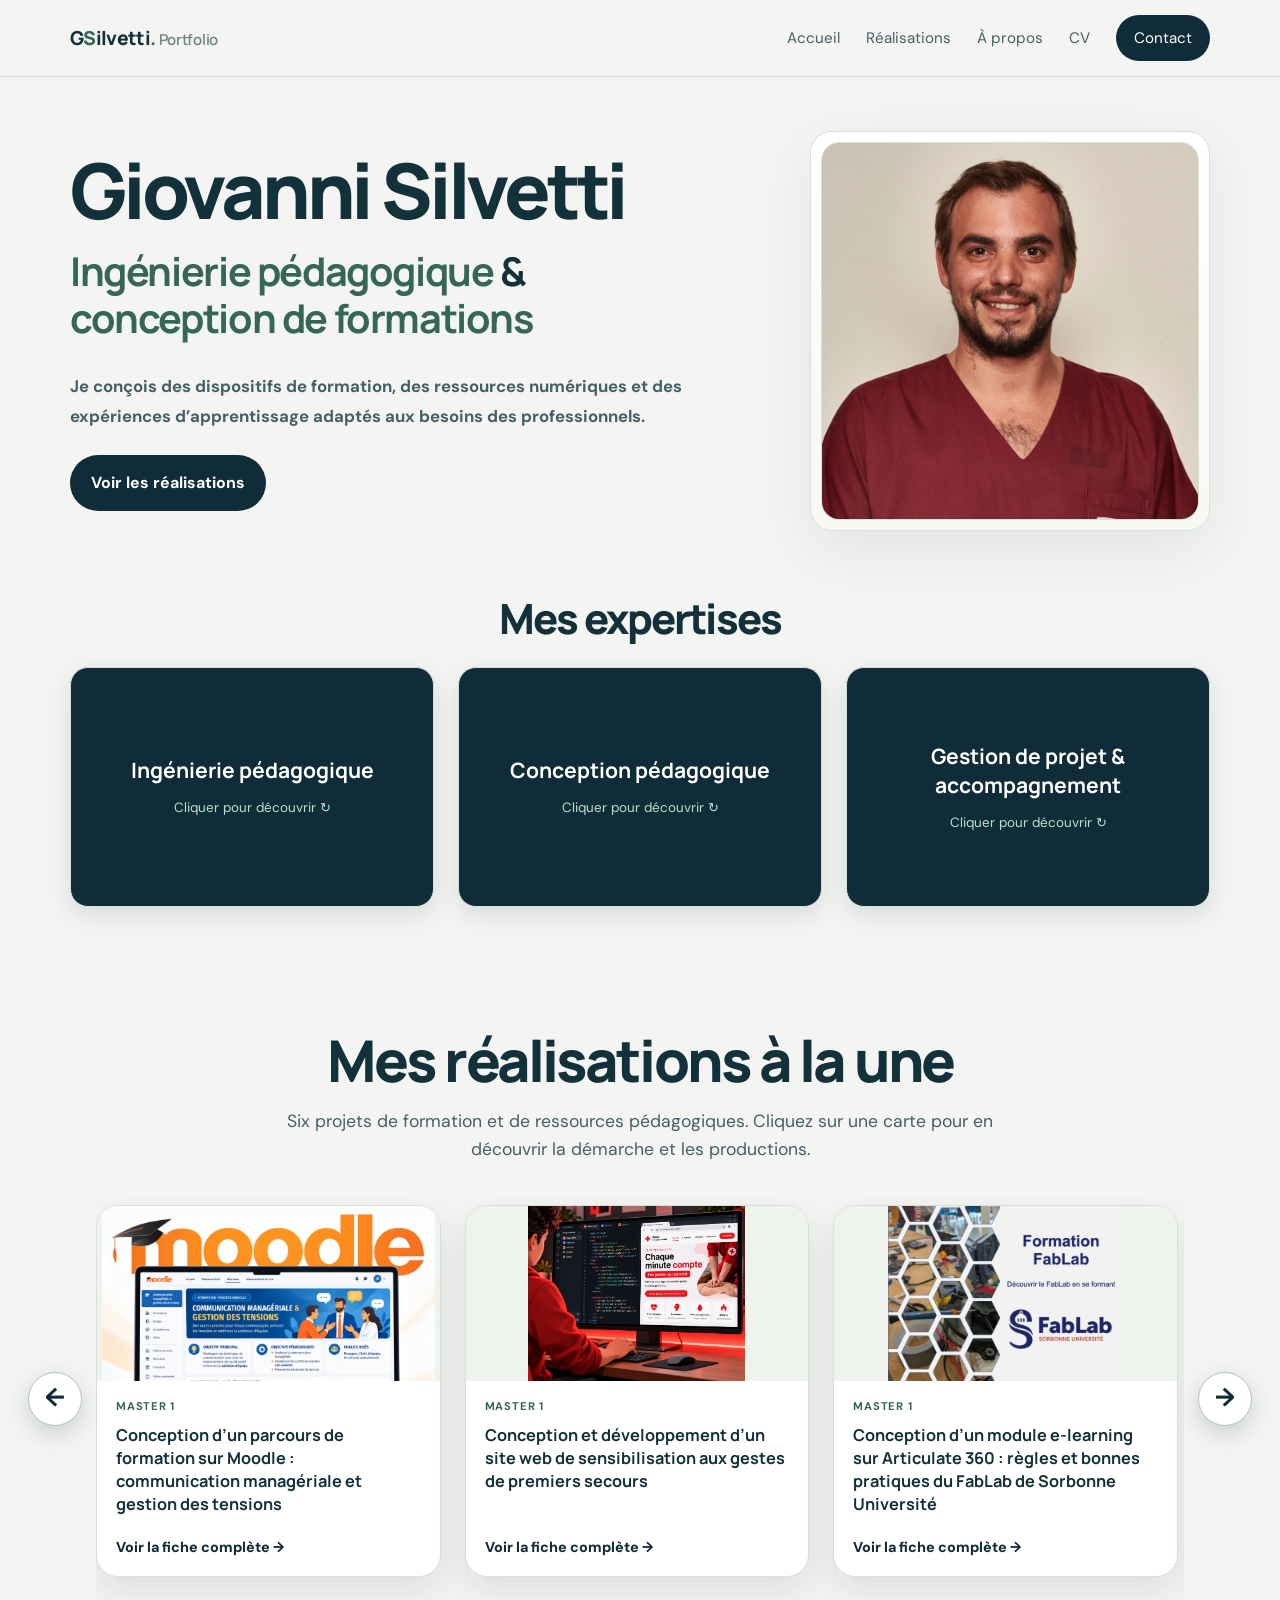
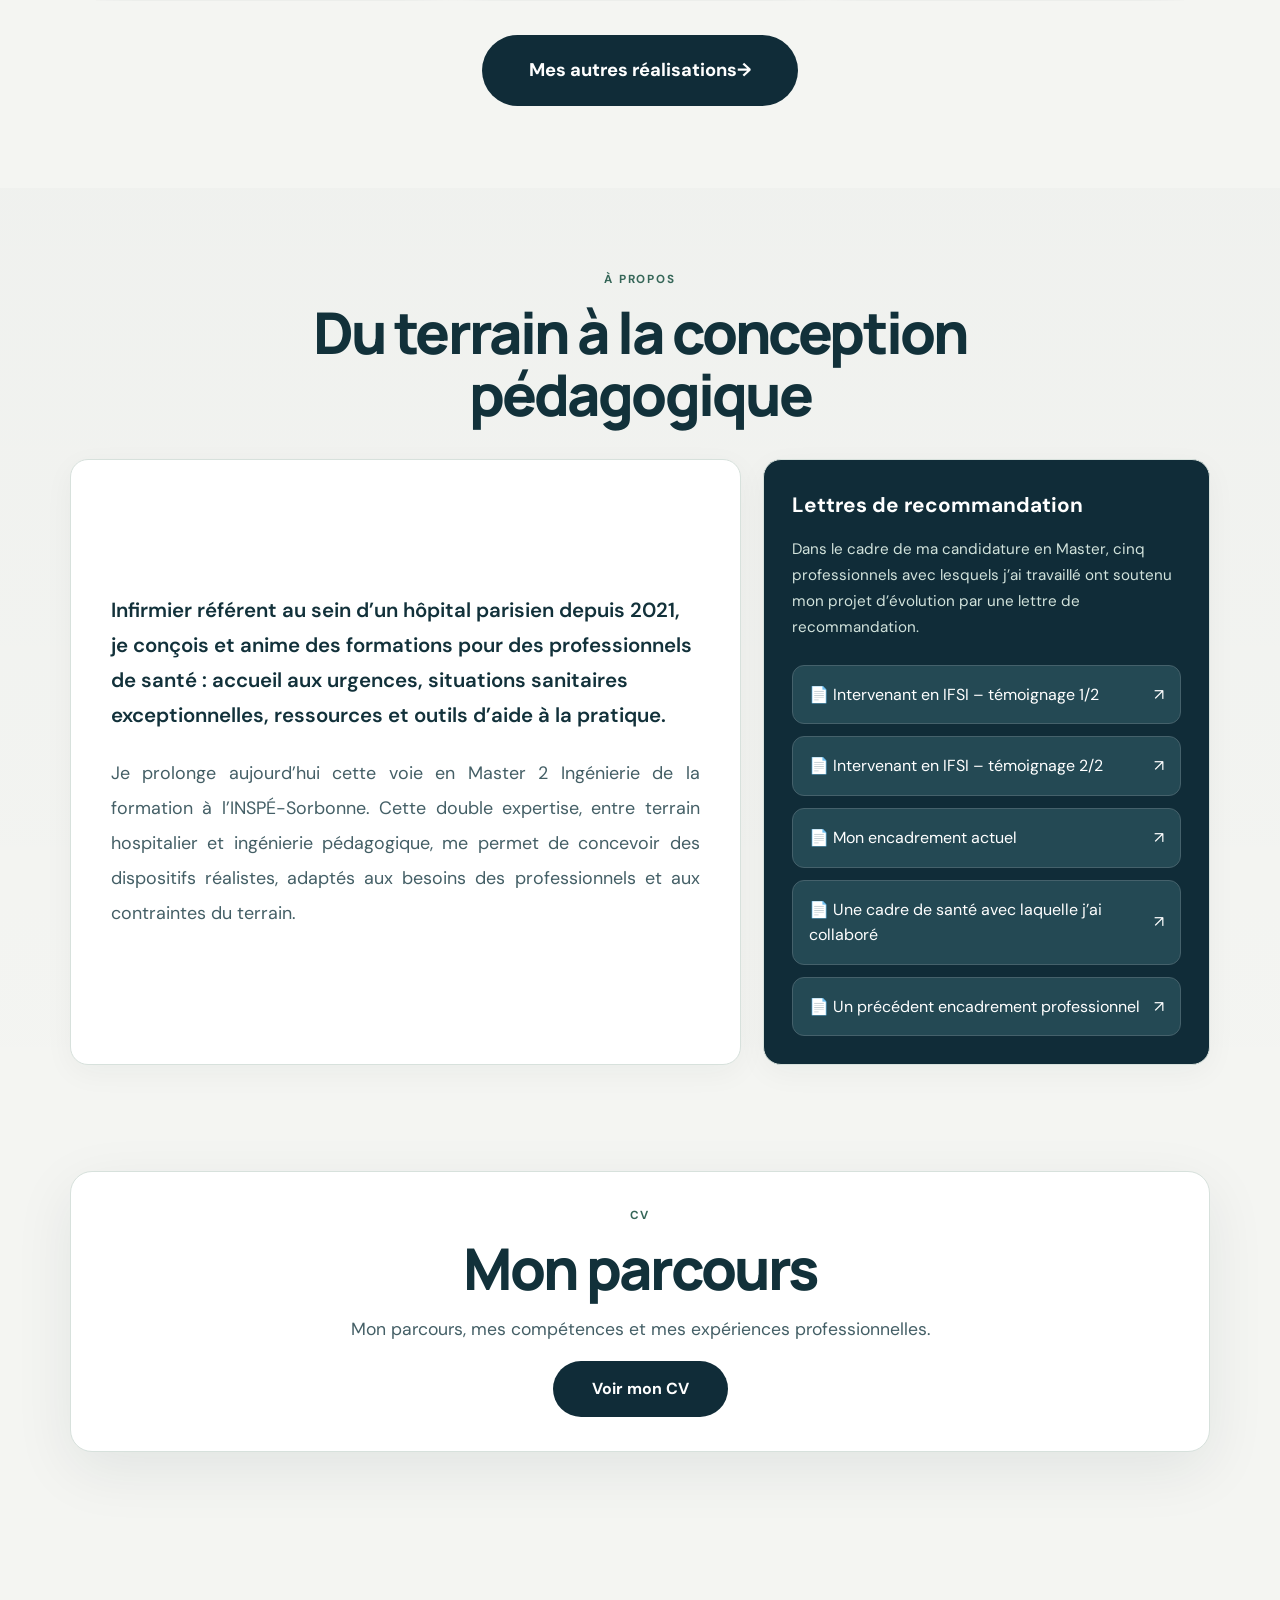
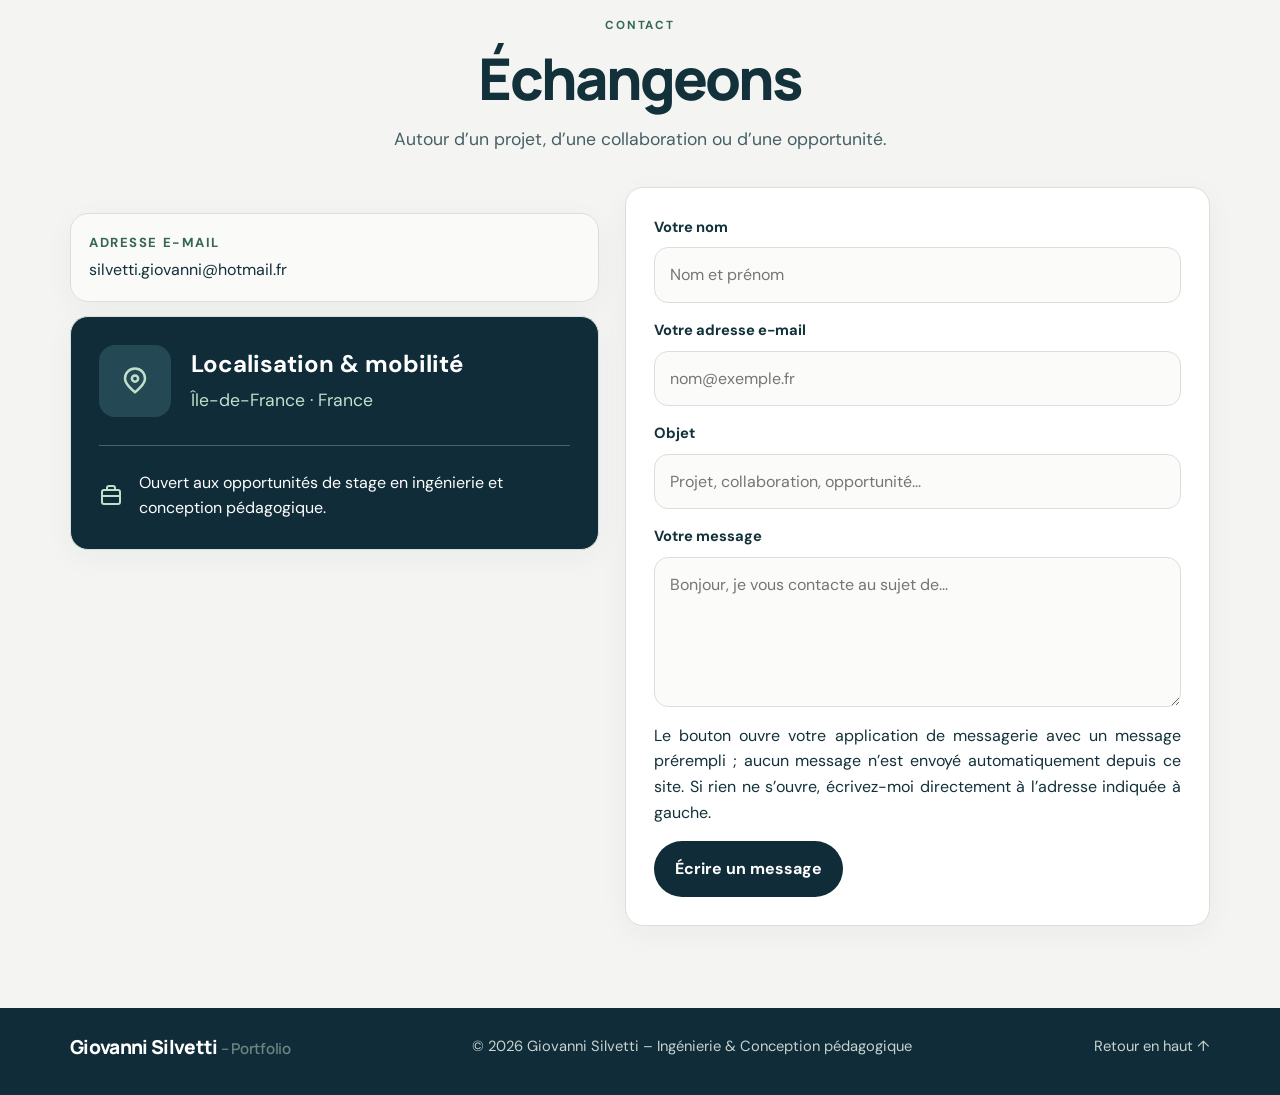
<file: index.html>
<!DOCTYPE html>
<html lang="fr">
<head>
  <meta charset="utf-8" />
  <meta name="viewport" content="width=device-width, initial-scale=1.0" />
  <meta name="description" content="Giovanni Silvetti – Portfolio professionnel en ingénierie pédagogique et formation : projets universitaires, réalisations professionnelles et parcours." />
  <meta name="theme-color" content="#102c38" />
  <meta property="og:type" content="website" />
  <meta property="og:title" content="Giovanni Silvetti – Ingénierie pédagogique" />
  <meta property="og:description" content="Réalisations en ingénierie de formation, conception pédagogique et accompagnement des professionnels." />
  <meta property="og:image" content="https://silvettigiovanni-cpu.github.io/portfolio/og-image.png" />
  <meta name="twitter:card" content="summary_large_image" />
  <link rel="icon" href="favicon.svg" type="image/svg+xml" />
  <link rel="icon" href="favicon.png" type="image/png" sizes="64x64" />
  <link rel="apple-touch-icon" href="apple-touch-icon.png" />
  <title>Giovanni Silvetti – Portfolio | Ingénierie &amp; Conception pédagogique</title>
  <link rel="preconnect" href="https://fonts.googleapis.com" />
  <link rel="preconnect" href="https://fonts.gstatic.com" crossorigin />
  <link href="https://fonts.googleapis.com/css2?family=DM+Sans:wght@400;500;700&family=Manrope:wght@400;500;600;700;800&display=swap" rel="stylesheet" />
  <link rel="stylesheet" href="style.css" />
</head>
<body>
  <header class="nav-wrap">
    <div class="container nav">
      <a class="logo" href="#accueil" aria-label="Giovanni Silvetti – Portfolio, accueil">
        G<span>S</span>ilvetti<span>.</span>
        <small>Portfolio</small>
      </a>
      <button class="menu-toggle" aria-label="Ouvrir le menu" aria-expanded="false">☰</button>
      <nav class="desktop-nav" aria-label="Navigation principale">
        <a href="#accueil">Accueil</a>
        <a href="#realisations">Réalisations</a>
        <a href="#apropos">À propos</a>
        <a href="#cv">CV</a>
        <a class="nav-cta" href="#contact">Contact</a>
      </nav>
    </div>
  </header>

  <main>
    <section class="hero hero-academic" id="accueil">
      <div class="container hero-layout">
        <div class="hero-copy">
          <h1><span class="hero-name">Giovanni Silvetti</span><span class="hero-title">Ingénierie pédagogique <em>&amp;</em> conception de formations</span></h1>
          <p class="hero-lead"><strong>Je conçois des dispositifs de formation, des ressources numériques et des expériences d’apprentissage adaptés aux besoins des professionnels.</strong></p>
          <div class="hero-actions">
            <a class="btn btn-primary" href="#realisations">Voir les réalisations</a>
          </div>

          
        </div>

        <aside class="hero-profile" aria-label="Présentation professionnelle">
          <div class="profile-card">
            <div class="photo-frame">
              <img id="profile-photo" src="images/photoprofil.jpg" alt="Portrait professionnel de Giovanni Silvetti" />
              <div class="photo-placeholder" id="photo-placeholder">
                <div class="placeholder-icon">GS</div>
              </div>
            </div>
          </div>
        </aside>

        <!-- Compétences sur toute la largeur, sous la présentation et le portrait -->
        <h2 class="competences-title" id="mes-expertises">Mes expertises</h2>
        <div class="competences-grid" aria-labelledby="mes-expertises">
  <div class="flip-card" tabindex="0" role="button" aria-pressed="false" aria-label="Découvrir les compétences en ingénierie pédagogique">
    <div class="flip-card-inner">
      <div class="flip-card-front"><h3>Ingénierie pédagogique</h3><span>Cliquer pour découvrir ↻</span></div>
      <div class="flip-card-back"><h3>Ingénierie pédagogique</h3><ul><li>Analyse des besoins et des publics</li><li>Définition des objectifs pédagogiques</li><li>Scénarisation de parcours et de modules</li><li>Conception d'activités et d'évaluations</li></ul></div>
    </div>
  </div>
  <div class="flip-card" tabindex="0" role="button" aria-pressed="false" aria-label="Découvrir les compétences en conception pédagogique">
    <div class="flip-card-inner">
      <div class="flip-card-front"><h3>Conception pédagogique</h3><span>Cliquer pour découvrir ↻</span></div>
      <div class="flip-card-back"><h3>Conception pédagogique</h3><ul><li>Conception et digitalisation de formations</li><li>Conception e-learning et blended learning</li><li>Création d’activités interactives (Ludiz, H5P, Articulate, etc.)</li><li>Intégration sur plateformes LMS (Moodle)</li><li>Veille pédagogique et technologique</li></ul></div>
    </div>
  </div>
  <div class="flip-card" tabindex="0" role="button" aria-pressed="false" aria-label="Découvrir les compétences en gestion de projet et accompagnement">
    <div class="flip-card-inner">
      <div class="flip-card-front"><h3>Gestion de projet &amp; accompagnement</h3><span>Cliquer pour découvrir ↻</span></div>
      <div class="flip-card-back"><h3>Gestion de projet &amp; accompagnement</h3><ul><li>Pilotage de projets de formation</li><li>Organisation et suivi de sessions</li><li>Formation et accompagnement des utilisateurs et apprenants</li><li>Accessibilité et inclusion</li></ul></div>
    </div>
  </div>
</div>

      </div>
    </section>

    <section class="projects" id="realisations">
      <div class="container">
        <div class="section-title">
          <h2>Mes réalisations à la une</h2>
          <p class="lead">Six projets de formation et de ressources pédagogiques. Cliquez sur une carte pour en découvrir la démarche et les productions.</p>
        </div>
        <div class="featured-carousel-shell">
          <div id="featured-projects" class="featured-grid featured-carousel" tabindex="0" role="region" aria-roledescription="carrousel" aria-label="Projets à la une : faites défiler les six projets"></div>
          <div class="featured-carousel-controls" aria-label="Navigation des projets à la une">
            <button id="featured-prev" class="featured-carousel-arrow" type="button" aria-controls="featured-projects" aria-label="Afficher les projets précédents">←</button>
            <span id="featured-count" class="featured-carousel-count" aria-live="polite"></span>
            <button id="featured-next" class="featured-carousel-arrow" type="button" aria-controls="featured-projects" aria-label="Afficher les projets suivants">→</button>
          </div>
        </div>
        <div class="other-projects-link"><a class="btn btn-primary btn-xl" href="realisations.html">Mes autres réalisations <span aria-hidden="true">→</span></a></div>
      </div>
    </section>

    <section class="about" id="apropos">
      <div class="container about-layout">
        <div class="section-title">
          <p class="kicker">À propos</p>
          <h2>Du terrain à la conception pédagogique</h2>
        </div>

        <div class="about-columns">
          <div class="about-main">
            <p class="about-lead">Infirmier référent au sein d’un hôpital parisien depuis 2021, je conçois et anime des formations pour des professionnels de santé : accueil aux urgences, situations sanitaires exceptionnelles, ressources et outils d’aide à la pratique.</p>
            <p>Je prolonge aujourd’hui cette voie en Master 2 Ingénierie de la formation à l’INSPÉ-Sorbonne. Cette double expertise, entre terrain hospitalier et ingénierie pédagogique, me permet de concevoir des dispositifs réalistes, adaptés aux besoins des professionnels et aux contraintes du terrain.</p>
          </div>

          <aside class="about-side">
<div class="recommendations-box">

  <h3>Lettres de recommandation</h3>

  <p>Dans le cadre de ma candidature en Master, cinq professionnels avec lesquels j’ai travaillé ont soutenu mon projet d’évolution par une lettre de recommandation.</p>

  <div class="recommendations-list">

    <a
      href="documents/recoboaguehe.pdf"
      target="_blank"
      rel="noopener noreferrer"
      class="recommendation-link"
    >
      <span>📄 Intervenant en IFSI – témoignage 1/2</span>
      <span aria-hidden="true">↗</span>
    </a>

    <a
      href="documents/recoprisette.pdf"
      target="_blank"
      rel="noopener noreferrer"
      class="recommendation-link"
    >
      <span>📄 Intervenant en IFSI – témoignage 2/2</span>
      <span aria-hidden="true">↗</span>
    </a>

        <a
      href="documents/recomartial.pdf"
      target="_blank"
      rel="noopener noreferrer"
      class="recommendation-link"
    >
      <span>📄 Mon encadrement actuel</span>
      <span aria-hidden="true">↗</span>
    </a>

            <a
      href="documents/recolebigre.pdf"
      target="_blank"
      rel="noopener noreferrer"
      class="recommendation-link"
    >
      <span>📄 Une cadre de santé avec laquelle j’ai collaboré</span>
      <span aria-hidden="true">↗</span>
    </a>

                <a
      href="documents/recofrechet.pdf"
      target="_blank"
      rel="noopener noreferrer"
      class="recommendation-link"
    >
      <span>📄 Un précédent encadrement professionnel</span>
      <span aria-hidden="true">↗</span>
    </a>

  </div>

</div>
          </aside>
        </div>
      </div>
    </section>

    <section class="cv-section" id="cv">
      <div class="container cv-card">
        <div class="section-title">
          <p class="kicker">CV</p>
          <h2>Mon parcours</h2>
          <p class="lead">Mon parcours, mes compétences et mes expériences professionnelles.</p>
        </div>
        <div class="cv-actions">
          <a class="btn btn-primary" href="documents/cv26.pdf" id="cv-link" target="_blank" rel="noopener">Voir mon CV</a>
        </div>
      </div>
    </section>


<section class="contact" id="contact">
  <div class="container">
    <div class="section-title">
      <p class="kicker">Contact</p>
      <h2>Échangeons</h2>
      <p class="lead">Autour d’un projet, d’une collaboration ou d’une opportunité.</p>
    </div>
  <div class="contact-layout">

    <!-- COLONNE GAUCHE -->
    <div class="section-heading">

      <div class="contact-info">

        <div class="contact-email">
          <strong>Adresse e-mail</strong>
          <a id="email-direct" href="mailto:silvetti.giovanni@hotmail.fr"><span id="email-placeholder">
            silvetti.giovanni@hotmail.fr
          </span></a>
        </div>

        <div class="location-box">

          <div class="location-header">
            <div class="location-icon">
              <svg viewBox="0 0 24 24"
                   width="30" height="30"
                   fill="none"
                   stroke="currentColor"
                   stroke-width="2"
                   aria-hidden="true">
                <path d="M20 10c0 5-8 11-8 11S4 15 4 10a8 8 0 1 1 16 0Z"/>
                <circle cx="12" cy="10" r="2.5"/>
              </svg>
            </div>

            <div class="location-info">
              <h3>Localisation &amp; mobilité</h3>
              <p>Île-de-France · France</p>
            </div>
          </div>

          <div class="location-footer">
            <svg viewBox="0 0 24 24"
                 width="24" height="24"
                 fill="none"
                 stroke="currentColor"
                 stroke-width="2"
                 aria-hidden="true">
              <rect x="3" y="7" width="18" height="14" rx="2"/>
              <path d="M8 7V5a2 2 0 0 1 2-2h4a2 2 0 0 1 2 2v2"/>
              <path d="M3 13h18"/>
            </svg>

            <p>
              Ouvert aux opportunités de stage
              en ingénierie et conception pédagogique.
            </p>
          </div>

        </div>
      </div>
    </div>

    <!-- COLONNE DROITE -->
    <form class="contact-form" id="contact-form">

      <div class="field">
        <label for="nom">Votre nom</label>
        <input id="nom" name="nom" autocomplete="name"
               required placeholder="Nom et prénom"/>
      </div>

      <div class="field">
        <label for="email">Votre adresse e-mail</label>
        <input id="email" name="email" type="email"
               autocomplete="email" required
               placeholder="nom@exemple.fr"/>
      </div>

      <div class="field">
        <label for="objet">Objet</label>
        <input id="objet" name="objet" required
               placeholder="Projet, collaboration, opportunité..."/>
      </div>

      <div class="field">
        <label for="message">Votre message</label>
        <textarea id="message" name="message" required
                  placeholder="Bonjour, je vous contacte au sujet de..."></textarea>
      </div>

      <p class="form-note">Le bouton ouvre votre application de messagerie avec un message prérempli ; aucun message n’est envoyé automatiquement depuis ce site. Si rien ne s’ouvre, écrivez-moi directement à l’adresse indiquée à gauche.</p>
      <button class="btn btn-primary" type="submit">
        Écrire un message
      </button>

    </form>

  </div>
  </div>
</section>
</main>

  <footer class="footer">
    <div class="container footer-inner">
      <a class="logo" href="#accueil">Giovanni Silvetti <small>– Portfolio</small></a>
      <span>© <span id="year"></span> Giovanni Silvetti – Ingénierie &amp; Conception pédagogique</span>
      <a href="#accueil">Retour en haut ↑</a>
    </div>
  </footer>

  <script src="projets.js"></script>
  <script src="app.js"></script>
  <script>
    (function () {
      const img = document.getElementById('profile-photo');
      const placeholder = document.getElementById('photo-placeholder');
      img.addEventListener('load', function () {
        img.style.display = 'block';
        placeholder.style.display = 'none';
      });
      img.addEventListener('error', function () {
        img.style.display = 'none';
        placeholder.style.display = 'grid';
      });
      if (img.complete && img.naturalWidth > 0) {
        img.style.display = 'block';
        placeholder.style.display = 'none';
      }
    })();
  </script>
</body>
</html>
</file>
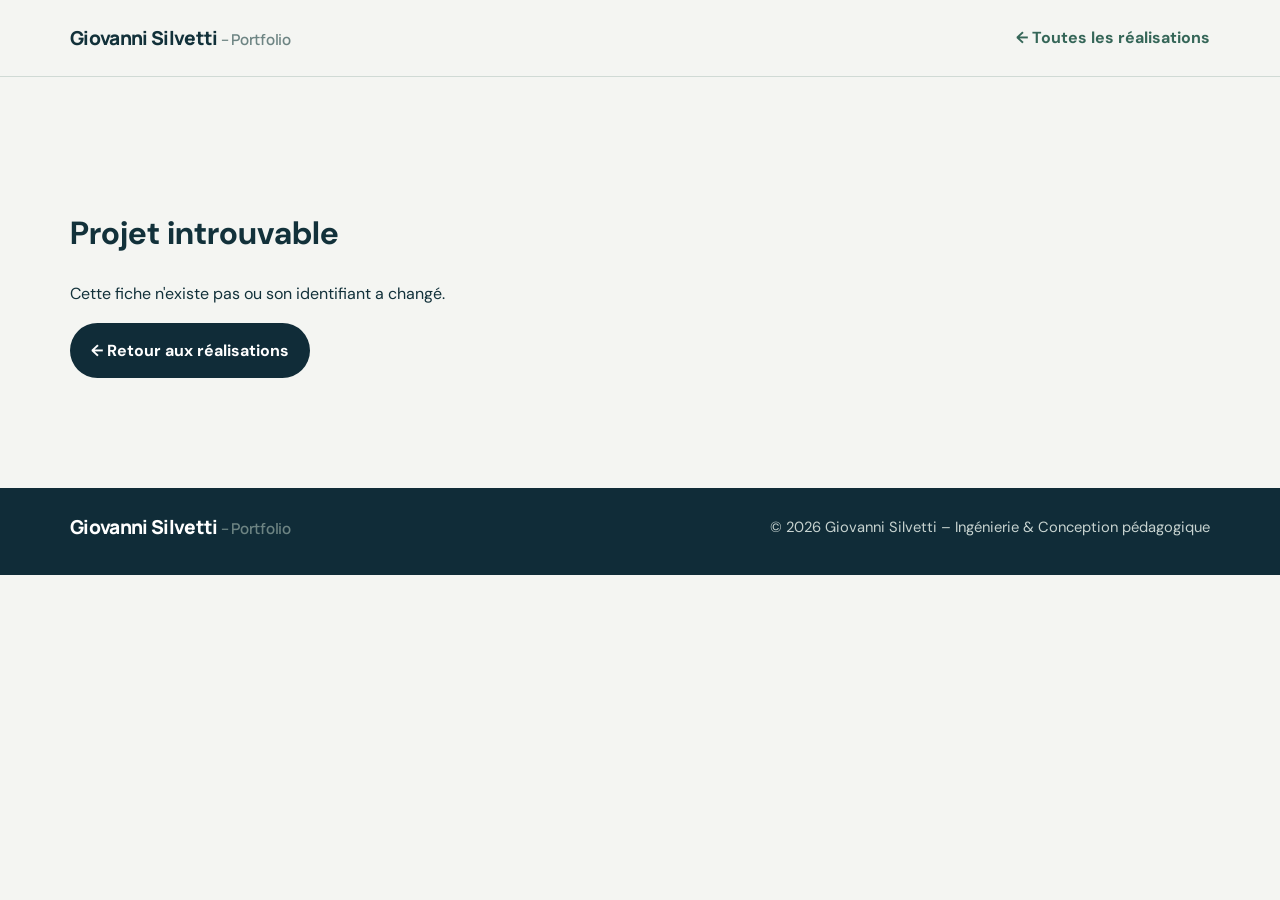
<file: projet.html>
<!DOCTYPE html>
<html lang="fr">
<head>
<meta charset="utf-8"/>
<meta name="viewport" content="width=device-width, initial-scale=1.0"/>
<meta name="description" content="Étude de cas – Giovanni Silvetti - Portfolio"/>
<title>Étude de cas | Giovanni Silvetti - Portfolio</title>
<link rel="preconnect" href="https://fonts.googleapis.com"/>
<link rel="preconnect" href="https://fonts.gstatic.com" crossorigin/>
<link href="https://fonts.googleapis.com/css2?family=DM+Sans:wght@400;500;700&family=Manrope:wght@400;500;600;700;800&display=swap" rel="stylesheet"/>
<link rel="icon" href="favicon.svg" type="image/svg+xml" />
  <link rel="icon" href="favicon.png" type="image/png" sizes="64x64" />
  <link rel="apple-touch-icon" href="apple-touch-icon.png" />
<link rel="stylesheet" href="style.css"/>
<link rel="stylesheet" href="projet.css"/>
</head>
<body>
<header class="nav-wrap"><div class="container nav"><a class="logo" href="index.html#accueil">Giovanni Silvetti <small>– Portfolio</small></a><a class="back-header" href="index.html#realisations">← Toutes les réalisations</a></div></header>
<main id="project-page">
  <section class="case-hero"><div class="container">
    <a class="case-back" href="index.html#realisations">← Retour aux réalisations</a>
    <div class="case-meta"><span id="case-category">Étude de cas</span><span>Giovanni Silvetti · Ingénierie pédagogique</span></div>
    <h1 id="case-title"></h1>

<div class="case-hero-content">
  <div id="case-image-wrap" class="case-cover" hidden>
    <img id="case-image" alt="Illustration du projet"/>
  </div>

  <p id="case-resume" class="case-intro"></p>
</div>
  </div>
</section>
  <div class="container case-layout">
    <aside class="case-sidebar" aria-label="Sommaire"><div class="case-nav-title">Dans ce projet</div><nav id="case-nav"></nav></aside>
    <article id="case-content" class="case-content"></article>
  </div>
  <section class="case-footer"><div class="container"><h2>Du projet au retour d’expérience</h2><a href="index.html#realisations" class="btn btn-primary">Voir tous les projets →</a></div></section>
</main>
<footer class="footer"><div class="container footer-inner"><a class="logo" href="index.html#accueil">Giovanni Silvetti <small>– Portfolio</small></a><span>© 2026 Giovanni Silvetti – Ingénierie &amp; Conception pédagogique</span></div></footer>
<script src="projets.js"></script><script src="projet.js"></script>
</body>
</html>
</file>
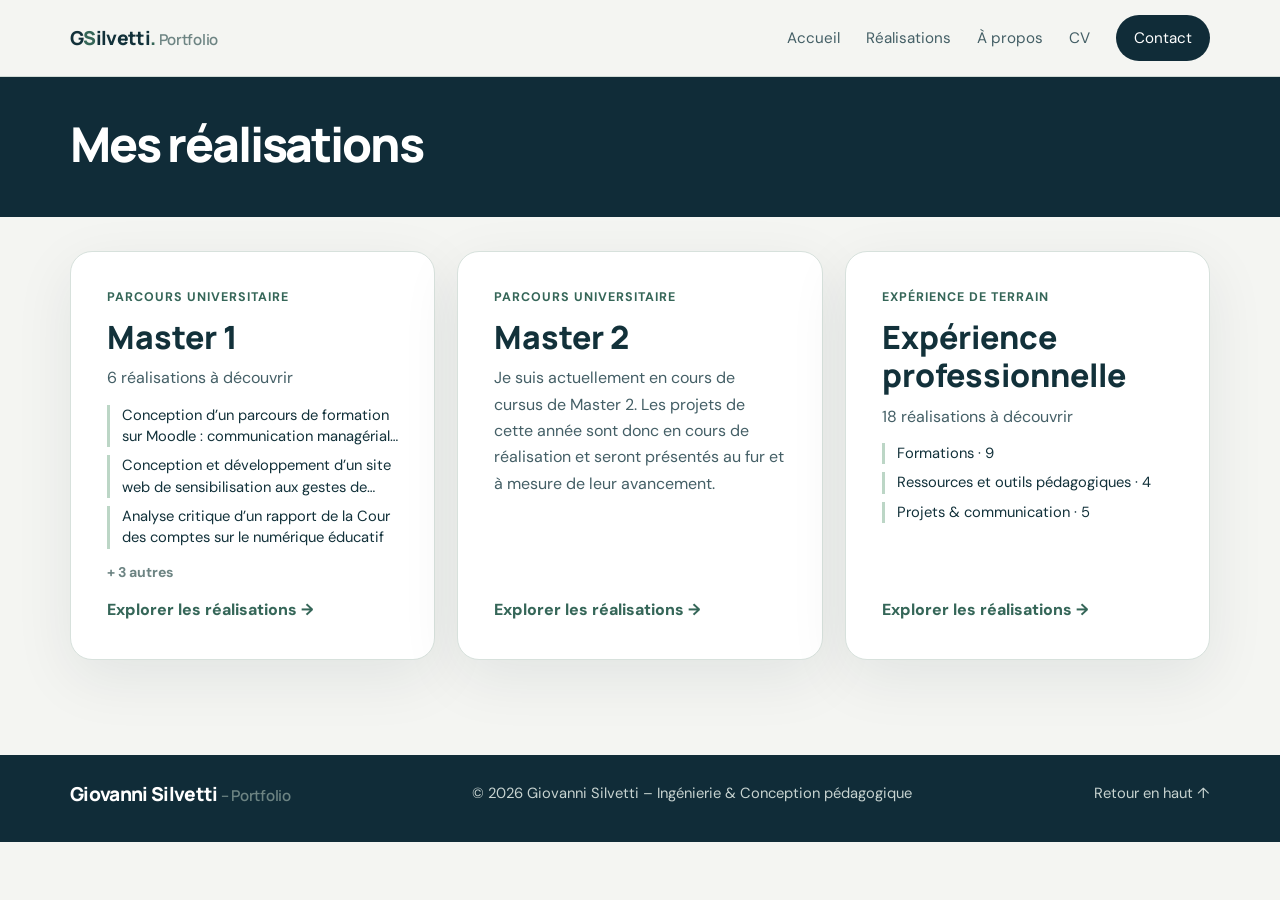
<file: realisations.html>
<!DOCTYPE html><html lang="fr"><head><meta charset="utf-8"><meta name="viewport" content="width=device-width,initial-scale=1"><meta name="description" content="Toutes les réalisations du portfolio Giovanni Silvetti"><title>Réalisations | Giovanni Silvetti</title><link rel="preconnect" href="https://fonts.googleapis.com"><link rel="preconnect" href="https://fonts.gstatic.com" crossorigin><link href="https://fonts.googleapis.com/css2?family=DM+Sans:wght@400;500;700&family=Manrope:wght@400;500;600;700;800&display=swap" rel="stylesheet"><link rel="icon" href="favicon.svg" type="image/svg+xml" />
  <link rel="icon" href="favicon.png" type="image/png" sizes="64x64" />
  <link rel="apple-touch-icon" href="apple-touch-icon.png" /><link rel="stylesheet" href="style.css"></head><body><header class="nav-wrap"><div class="container nav"><a class="logo" href="index.html#accueil" aria-label="Giovanni Silvetti – Portfolio, accueil">G<span>S</span>ilvetti<span>.</span> <small>Portfolio</small></a><button class="menu-toggle" aria-label="Ouvrir le menu" aria-expanded="false">☰</button><nav class="desktop-nav" aria-label="Navigation principale"><a href="index.html#accueil">Accueil</a><a href="index.html#realisations">Réalisations</a><a href="index.html#apropos">À propos</a><a href="index.html#cv">CV</a><a class="nav-cta" href="index.html#contact">Contact</a></nav></div></header><main><section class="catalogue-hero"><div class="container"><h1 id="catalogue-title">Mes réalisations</h1><p id="catalogue-desc"></p></div></section><section class="catalogue-section"><div class="container"><nav class="catalogue-categories" id="catalogue-categories" aria-label="Catégories de réalisations"><a data-cat-link="m1" href="realisations.html?categorie=m1">Master 1</a><a data-cat-link="m2" href="realisations.html?categorie=m2">Master 2</a><a data-cat-link="pro" href="realisations.html?categorie=pro">Expérience professionnelle</a></nav><div id="catalogue-content"></div></div></section></main><footer class="footer"><div class="container footer-inner"><a class="logo" href="index.html#accueil">Giovanni Silvetti <small>– Portfolio</small></a><span>© 2026 Giovanni Silvetti – Ingénierie &amp; Conception pédagogique</span><a href="#top" onclick="window.scrollTo({top:0});return false;">Retour en haut ↑</a></div></footer><script src="projets.js"></script><script src="app.js"></script></body></html>
</file>
<file: style.css>
/* ==========================================================
   GSILVETTI — PORTFOLIO
   Feuille de style complète
   ========================================================== */

/* =========================
   1. VARIABLES ET BASE
   ========================= */

:root {
  --bg: #f4f5f2;
  --panel: #ffffff;
  --panel-soft: #f8faf7;
  --ink: #12313a;
  --ink-soft: #445f66;
  --muted: #6d8483;
  --line: #d7e1dc;
  --line-strong: #b7c7c2;
  --accent: #7baa8a;
  --accent-dark: #356658;
  --deep: #102c38;
  --shadow: 0 18px 60px rgba(16, 44, 56, 0.08);
  --radius: 22px;
}

* {
  box-sizing: border-box;
}

html {
  scroll-behavior: smooth;
  scroll-padding-top: 85px;
  -webkit-text-size-adjust: 100%;
}

body {
  margin: 0;
  font-family: "DM Sans", sans-serif;
  background: var(--bg);
  color: var(--ink);
  line-height: 1.6;
}

a {
  color: inherit;
  text-decoration: none;
}

img {
  display: block;
  max-width: 100%;
}

button,
input,
textarea {
  font: inherit;
}

button {
  cursor: pointer;
}

.container {
  width: min(1140px, calc(100% - 40px));
  margin: 0 auto;
}

:focus-visible {
  outline: 3px solid rgba(122, 170, 138, 0.65);
  outline-offset: 3px;
}

/* =========================
   2. NAVIGATION
   ========================= */

.nav-wrap {
  position: sticky;
  top: 0;
  z-index: 20;
  background: rgba(244, 245, 242, 0.88);
  backdrop-filter: blur(14px);
  -webkit-backdrop-filter: blur(14px);
  border-bottom: 1px solid rgba(183, 199, 194, 0.6);
}

.nav {
  min-height: 76px;
  display: flex;
  align-items: center;
  justify-content: space-between;
  gap: 16px;
}

.logo {
  font-family: "Manrope", sans-serif;
  font-size: 1.3rem;
  font-weight: 800;
  letter-spacing: -0.06em;
}

.logo span {
  color: var(--accent-dark);
}

.logo small {
  font-size: 0.82rem;
  font-weight: 600;
  color: var(--muted);
  letter-spacing: -0.02em;
}

.desktop-nav {
  display: flex;
  align-items: center;
  gap: 26px;
  font-size: 0.95rem;
}

.desktop-nav a {
  color: var(--ink-soft);
}

.desktop-nav a:hover {
  color: var(--ink);
}

.nav-cta {
  padding: 11px 18px;
  border-radius: 999px;
  background: var(--deep);
  color: #ffffff !important;
}

.menu-toggle {
  display: none;
  border: 0;
  background: transparent;
  color: var(--deep);
  font-size: 1.7rem;
}

/* =========================
   3. STRUCTURE GÉNÉRALE
   ========================= */

main section {
  padding: 82px 0;
}

.eyebrow,
.kicker {
  margin: 0 0 14px;
  color: var(--accent-dark);
  font-size: 0.73rem;
  font-weight: 700;
  letter-spacing: 0.16em;
  text-transform: uppercase;
}

.hero h1,
.section-heading h2,
.cv-card h2,
dialog h2 {
  margin: 0;
  font-family: "Manrope", sans-serif;
  font-weight: 800;
  line-height: 1.05;
  letter-spacing: -0.06em;
}

.section-heading {
  margin-bottom: 26px;
}

.section-heading.narrow {
  max-width: 760px;
}

.section-heading h2 {
  font-size: clamp(2rem, 4vw, 3.1rem);
}

.section-heading .lead {
  margin-top: 14px;
}

.split-heading {
  display: flex;
  justify-content: space-between;
  align-items: end;
  gap: 24px;
}

.split-heading > * {
  flex: 1;
}

.lead,
.hero-lead {
  color: var(--ink-soft);
  font-size: 1.05rem;
  max-width: 66ch;
}

/* Cartes et panneaux communs */

.overview-card,
.method-steps article,
.project-card,
.profile-summary,
.skills-panel,
.contact-form,
.cv-card,
.profile-card {
  background: var(--panel);
  border: 1px solid var(--line);
  border-radius: var(--radius);
  box-shadow: var(--shadow);
}

/* =========================
   4. ACCUEIL
   ========================= */

.hero {
  padding-top: 54px;
}

.hero-layout {
  display: grid;
  grid-template-columns: 1.2fr 0.92fr;
  gap: 46px;
  align-items: start;
}

.hero .eyebrow {
  margin-bottom: 25px;
}

.hero h1 {
  max-width: 12ch;
  margin-bottom: 30px;
  font-size: clamp(2.8rem, 6vw, 4.8rem);
}

.hero h1 span {
  color: var(--accent-dark);
}

.hero-lead {
  margin-top: 0;
  margin-bottom: 35px;
  line-height: 1.8;
}

.hero-actions {
  display: flex;
  flex-wrap: wrap;
  gap: 14px;
  margin: 30px 0 34px;
}

.btn {
  display: inline-flex;
  align-items: center;
  justify-content: center;
  padding: 14px 20px;
  border: 1px solid transparent;
  border-radius: 999px;
  font-weight: 700;
  transition:
    transform 0.2s ease,
    background 0.2s ease,
    border-color 0.2s ease;
}

.btn:hover {
  transform: translateY(-1px);
}

.btn-primary {
  background: var(--deep);
  color: #ffffff;
}

.btn-secondary {
  background: transparent;
  border-color: var(--line-strong);
  color: var(--ink);
}

/* =========================
   5. PHOTO ET PROFIL
   ========================= */

.profile-card {
  padding: 18px;
  background: linear-gradient(
    180deg,
    #ffffff,
    #f6f8f4
  );
}

.photo-frame {
  position: relative;
  min-height: 420px;
  overflow: hidden;
  border: 1px solid var(--line);
  border-radius: 18px;
  background: linear-gradient(
    145deg,
    #dce9de 0%,
    #edf2ec 55%,
    #dce6ea 100%
  );
}

#profile-photo {
  width: 100%;
  height: 100%;
  object-fit: cover;
  display: none;
}

.photo-placeholder {
  position: absolute;
  inset: 0;
  display: grid;
  place-items: center;
  padding: 26px;
  color: var(--ink-soft);
  text-align: center;
}

.placeholder-icon {
  width: 86px;
  height: 86px;
  display: grid;
  place-items: center;
  margin-bottom: 16px;
  border-radius: 50%;
  background: rgba(16, 44, 56, 0.08);
  color: var(--deep);
  font-family: "Manrope", sans-serif;
  font-size: 1.4rem;
  font-weight: 800;
}

.photo-placeholder p {
  margin: 0;
  max-width: 28ch;
}

.photo-placeholder code {
  padding: 2px 6px;
  border-radius: 6px;
  background: rgba(16, 44, 56, 0.06);
}

.profile-meta {
  padding: 20px 6px 6px;
}

.profile-role {
  margin: 0 0 10px;
  color: var(--accent-dark);
  font-size: 0.92rem;
  font-weight: 700;
}

.profile-meta h2 {
  margin-bottom: 18px;
  font-size: 1.9rem;
}

.profile-tags {
  display: flex;
  flex-wrap: wrap;
  gap: 10px;
  margin: 0;
  padding: 0;
  list-style: none;
}

.profile-tags li,
.skill {
  display: inline-flex;
  padding: 10px 13px;
  border: 1px solid #dce7df;
  border-radius: 999px;
  background: #edf4ed;
  color: var(--ink);
  font-size: 0.9rem;
}

/* =========================
   6. CARTES DE COMPÉTENCES
   ========================= */

.competences-grid {
  display: grid;
  grid-template-columns: repeat(3, minmax(0, 1fr));
  gap: 14px;
  margin-top: 24px;
}

.flip-card {
  height: 300px;
  min-width: 0;
  perspective: 1000px;
  cursor: pointer;
  outline-offset: 5px;
}

.flip-card-inner {
  position: relative;
  width: 100%;
  height: 100%;
  transform-style: preserve-3d;
  transition: transform 0.7s ease;
}

.flip-card.is-flipped .flip-card-inner {
  transform: rotateY(180deg);
}

.flip-card-front,
.flip-card-back {
  position: absolute;
  inset: 0;
  display: flex;
  flex-direction: column;
  justify-content: center;
  padding: 18px;
  border: 1px solid var(--line);
  border-radius: 18px;
  backface-visibility: hidden;
  -webkit-backface-visibility: hidden;
  box-shadow: 0 8px 25px rgba(16, 44, 56, 0.12);
}

.flip-card-front {
  align-items: center;
  background: var(--deep);
  color: #ffffff;
  text-align: center;
}

.flip-card-front h3 {
  margin: 0;
  font-family: "Manrope", sans-serif;
  font-size: 17px;
  line-height: 1.4;
}

.flip-card-front span {
  margin-top: 20px;
  color: #bfe0cb;
  font-size: 11px;
}

.flip-card-back {
  justify-content: flex-start;
  overflow-y: auto;
  transform: rotateY(180deg);
  background: #e3ede5;
  color: var(--deep);
}

.flip-card-back h3 {
  margin: 0 0 12px;
  font-family: "Manrope", sans-serif;
  font-size: 14px;
  line-height: 1.35;
}

.flip-card-back ul {
  margin: 0;
  padding-left: 17px;
  font-size: 12px;
  line-height: 1.55;
}

.flip-card-back li {
  margin-bottom: 7px;
}

.flip-card:focus-visible {
  outline: 3px solid var(--accent-dark);
}

/* =========================
   7. PRÉSENTATION DES CATÉGORIES
   ========================= */

.overview {
  padding-top: 20px;
}

.overview-grid {
  display: grid;
  grid-template-columns: repeat(3, minmax(0, 1fr));
  gap: 18px;
}

.overview-card {
  padding: 26px;
  cursor: pointer;
  transition:
    transform 0.2s ease,
    border-color 0.2s ease;
}

.overview-card:hover {
  transform: translateY(-3px);
  border-color: var(--accent);
}

.overview-number {
  display: inline-flex;
  align-items: center;
  justify-content: center;
  width: 42px;
  height: 42px;
  margin-bottom: 14px;
  border-radius: 50%;
  background: #e9f2ea;
  color: var(--accent-dark);
  font-family: "Manrope", sans-serif;
  font-weight: 800;
}

.overview-card h3,
.method-steps h3,
.project-body h3,
.profile-summary h3,
.skills-panel h3 {
  margin: 0 0 8px;
  font-family: "Manrope", sans-serif;
  font-size: 1.2rem;
}

.overview-card p,
.overview-card a {
  color: var(--ink-soft);
}

.overview-card a {
  display: inline-block;
  margin-top: 14px;
  font-weight: 700;
}

.category-tag {
  display: inline-block;
  margin-top: 12px;
  color: var(--accent-dark);
  font-weight: 700;
  font-size: 0.85rem;
}

/* Classes de catégories supplémentaires */

.portfolio-categories {
  display: grid;
  grid-template-columns: repeat(3, minmax(0, 1fr));
  gap: 24px;
  padding: 20px 0;
}

.category-card {
  display: flex;
  flex-direction: column;
  align-items: flex-start;
  padding: 40px;
  border: 1px solid #d9e4de;
  border-radius: 30px;
  background: #ffffff;
  color: #16333a;
  text-decoration: none;
  cursor: pointer;
}

/* =========================
   8. MA DÉMARCHE
   ========================= */

.methodology {
  background: linear-gradient(
    180deg,
    rgba(16, 44, 56, 0.02),
    rgba(16, 44, 56, 0)
  );
}

.methodology-layout {
  display: grid;
  grid-template-columns: 0.9fr 1.1fr;
  gap: 28px;
  align-items: start;
}

.method-steps {
  display: grid;
  grid-template-columns: repeat(2, minmax(0, 1fr));
  gap: 16px;
}

.method-steps article {
  padding: 24px;
}

.method-steps span {
  display: inline-block;
  margin-bottom: 12px;
  color: var(--accent-dark);
  font-size: 0.82rem;
  font-weight: 800;
}

.method-steps p {
  margin: 0;
  color: var(--ink-soft);
}

/* =========================
   9. FILTRES DES PROJETS
   ========================= */

.filters {
  display: flex;
  flex-wrap: wrap;
  gap: 10px;
  margin: 18px 0 26px;
}

.filter {
  padding: 11px 16px;
  border: 1px solid var(--line-strong);
  border-radius: 999px;
  background: #ffffff;
  color: var(--ink);
  font-weight: 700;
}

.filter:hover {
  border-color: var(--accent-dark);
}

.filter.active {
  background: var(--deep);
  color: #ffffff;
  border-color: var(--deep);
}

/* =========================
   10. CARROUSEL DES PROJETS
   ========================= */

#project-grid {
  display: flex;
  flex-wrap: nowrap;
  gap: 20px;
  overflow-x: auto;
  scroll-snap-type: x mandatory;
  scroll-behavior: smooth;
  overscroll-behavior-x: contain;
  scrollbar-width: none;
  padding: 6px 2px 18px;
}

#project-grid::-webkit-scrollbar {
  display: none;
}

#project-grid .project-card {
  flex: 0 0 calc((100% - 40px) / 3);
  width: calc((100% - 40px) / 3);
  min-width: 0;
  scroll-snap-align: start;
  scroll-snap-stop: always;
}

/* Compatibilité avec la grille d'origine */

.project-grid {
  gap: 20px;
}

.project-card {
  display: flex;
  flex-direction: column;
  overflow: hidden;
}

.project-art {
  position: relative;
  display: flex;
  align-items: flex-start;
  justify-content: flex-start;
  min-height: 190px;
  padding: 18px;

  background-color: #e8efe8;
  background-image: linear-gradient(145deg, #e8efe8, #dfeaec);
  background-size: cover;
  background-position: center;
  background-repeat: no-repeat;
}

.project-art::after {
  content: "";
  position: absolute;
  right: -18px;
  bottom: -30px;
  width: 110px;
  height: 110px;
  border-radius: 50%;
  background: rgba(122, 170, 138, 0.18);
}

.art-m1 {
  background: linear-gradient(145deg, #edf4ee, #dfe8ec);
}

.art-m2 {
  background: linear-gradient(145deg, #edf3f2, #e0ebe3);
}

.art-pro {
  background: linear-gradient(145deg, #e8f0ea, #dce7e3);
}

.project-index {
  position: relative;
  z-index: 1;
  display: inline-flex;
  align-items: center;
  gap: 8px;
  padding: 9px 12px;
  border-radius: 999px;
  background: rgba(255, 255, 255, 0.86);
  font-size: 0.77rem;
  font-weight: 800;
  letter-spacing: 0.09em;
}

.project-body {
  display: flex;
  flex-direction: column;
  flex: 1;
  gap: 10px;
  padding: 22px;
}

.tag {
  color: var(--accent-dark);
  font-size: 0.8rem;
  font-weight: 700;
  letter-spacing: 0.12em;
  text-transform: uppercase;
}

.project-body p {
  margin: 0;
  color: var(--ink-soft);
  font-size: 0.95rem;
}

.project-link {
  display: inline-flex;
  align-items: center;
  align-self: flex-start;
  margin-top: auto;
  padding: 0;
  border: 0;
  background: transparent;
  color: var(--deep);
  font-weight: 800;
  text-decoration: none;
}

.project-link:hover {
  text-decoration: underline;
}

.project-art.has-image {
  background-size: cover;
  background-position: center;
}

.project-art.has-image::after {
  display: none;
}

.project-art.has-image .project-index {
  background: rgba(255, 255, 255, 0.92);
}

.empty-projects {
  padding: 24px;
  border: 1px dashed var(--line-strong);
  border-radius: 18px;
  background: #ffffff;
}

/* Projet Master 2 en cours */

.project-status {
  display: inline-flex;
  align-items: center;
  align-self: flex-start;
  margin-top: auto;
  padding: 9px 14px;
  border: 1px solid var(--line-strong);
  border-radius: 999px;
  background: #e3ede5;
  color: var(--accent-dark);
  font-size: 0.85rem;
  font-weight: 700;
}

/* Flèches du carrousel */

.project-carousel-controls {
  display: flex;
  align-items: center;
  justify-content: center;
  gap: 16px;
  margin-top: 20px;
}

.project-carousel-button {
  display: inline-flex;
  align-items: center;
  justify-content: center;
  gap: 8px;
  padding: 11px 18px;
  border: 1px solid var(--accent);
  border-radius: 999px;
  background: var(--deep);
  color: #ffffff;
  font-weight: 600;
  transition: background 0.2s ease;
}

.project-carousel-button:hover:not(:disabled) {
  background: var(--accent-dark);
}

.project-carousel-button:disabled {
  opacity: 0.35;
  cursor: not-allowed;
}

.project-carousel-counter {
  min-width: 75px;
  color: var(--ink-soft);
  text-align: center;
  font-size: 0.9rem;
}

/* =========================
   11. À PROPOS
   ========================= */

.about {
  background: linear-gradient(
    180deg,
    rgba(16, 44, 56, 0.02),
    rgba(16, 44, 56, 0)
  );
}

.about-columns {
  display: grid;
  grid-template-columns: 1.2fr 0.8fr;
  gap: 22px;
}

.about-main {
  padding: 30px;
  border: 1px solid var(--line);
  border-radius: var(--radius);
  background: var(--panel);
  box-shadow: var(--shadow);
}

.about-main p {
  margin-top: 0;
  color: var(--ink-soft);
}

.about-side {
  display: grid;
  gap: 18px;
  align-content: start;
}

.profile-summary,
.skills-panel {
  padding: 24px;
}

.profile-summary ul {
  margin: 0;
  padding-left: 18px;
  color: var(--ink-soft);
}

.skills {
  display: flex;
  flex-wrap: wrap;
  gap: 10px;
}

/* =========================
   12. LETTRES DE RECOMMANDATION
   ========================= */

.recommendations-box {
  padding: 28px;
  border-radius: 20px;
  background: var(--deep);
  color: #ffffff;
}

.recommendations-box h3 {
  margin: 0 0 16px;
  color: #ffffff;
  font-size: 1.3rem;
}

.recommendations-box p {
  margin-bottom: 24px;
  color: #d2e3dc;
  font-size: 0.95rem;
  line-height: 1.7;
}

.recommendations-list {
  display: flex;
  flex-direction: column;
  gap: 12px;
}

.recommendation-link {
  display: flex;
  align-items: center;
  justify-content: space-between;
  gap: 14px;
  padding: 16px;
  border: 1px solid #45616b;
  border-radius: 12px;
  background: #244954;
  color: #ffffff;
  text-decoration: none;
  transition:
    background 0.2s ease,
    transform 0.2s ease;
}

.recommendation-link:hover {
  background: var(--accent-dark);
  transform: translateY(-2px);
}

.recommendation-link:focus-visible {
  outline: 2px solid #b9d6bf;
  outline-offset: 3px;
}

/* =========================
   13. CV
   ========================= */

.cv-section {
  padding-top: 24px;
}

.cv-card {
  display: grid;
  grid-template-columns: 1.2fr 0.8fr;
  align-items: center;
  gap: 20px;
  padding: 34px;
}

.cv-actions {
  display: grid;
  justify-items: start;
  gap: 14px;
}

.note,
.form-help {
  color: var(--muted);
  font-size: 0.92rem;
}

/* =========================
   14. CONTACT
   ========================= */

.contact-layout {
  display: grid;
  grid-template-columns: 0.95fr 1.05fr;
  gap: 26px;
  align-items: start;
}

.contact-info {
  display: grid;
  gap: 14px;
  margin-top: 24px;
}

/*
  CORRECTION IMPORTANTE :
  Le > cible uniquement les enfants directs.

  Ne pas utiliser .contact-info div
  car cela crée des cadres blancs imbriqués.
*/

.contact-info > div {
  padding: 18px;
  border: 1px solid var(--line);
  border-radius: 18px;
  background: rgba(255, 255, 255, 0.55);
}

.contact-info strong {
  display: block;
  margin-bottom: 4px;
  color: var(--accent-dark);
  font-size: 0.82rem;
  font-weight: 700;
  letter-spacing: 0.12em;
  text-transform: uppercase;
}

/* Adresse e-mail */

.contact-info > .contact-email {
  background: rgba(255, 255, 255, 0.55);
}

.contact-email span {
  color: var(--ink);
  overflow-wrap: anywhere;
}

/* =========================
   15. LOCALISATION & MOBILITÉ
   ========================= */

/* Carte principale bleu profond */

.contact-info > .location-box {
  display: block;
  width: 100%;
  min-width: 0;
  padding: 28px;
  border: none;
  border-radius: 22px;
  background: var(--deep);
  color: #ffffff;
  box-shadow: none;
}

/* Bandeau supérieur */

.location-box .location-header {
  display: flex;
  align-items: center;
  gap: 20px;
  padding: 0;
  border: none;
  background: transparent;
}

.location-box .location-icon {
  display: flex;
  align-items: center;
  justify-content: center;
  flex: 0 0 72px;
  width: 72px;
  height: 72px;
  padding: 0;
  border: none;
  border-radius: 16px;
  background: #244954;
  color: #bfe0cb;
}

.location-box .location-icon svg {
  width: 30px;
  height: 30px;
}

.location-box .location-info {
  flex: 1;
  min-width: 0;
  padding: 0;
  border: none;
  background: transparent;
}

.location-box .location-info h3 {
  margin: 0 0 8px;
  padding: 0;
  color: #ffffff;
  font-size: 1.5rem;
  font-weight: 700;
  letter-spacing: normal;
  line-height: 1.3;
  text-align: left;
  text-transform: none;
}

.location-box .location-info p {
  margin: 0;
  padding: 0;
  color: #bfe0cb;
  font-size: 1.1rem;
  font-weight: 400;
  line-height: 1.5;
  text-align: left;
}

/* Bandeau inférieur */

.location-box .location-footer {
  display: flex;
  align-items: center;
  gap: 16px;
  margin-top: 28px;
  padding: 24px 0 0;
  border: none;
  border-top: 1px solid #45616b;
  border-radius: 0;
  background: transparent;
}

.location-box .location-footer svg {
  flex: 0 0 24px;
  width: 24px;
  height: 24px;
  color: #bfe0cb;
}

.location-box .location-footer p {
  margin: 0;
  padding: 0;
  color: #ffffff;
  font-size: 1rem;
  line-height: 1.6;
  text-align: left;
}

/* =========================
   16. FORMULAIRE DE CONTACT
   ========================= */

.contact-form {
  padding: 28px;
}

.field {
  display: grid;
  gap: 8px;
  margin-bottom: 16px;
}

.field label {
  font-size: 0.92rem;
  font-weight: 700;
}

.field input,
.field textarea {
  width: 100%;
  padding: 14px 15px;
  border: 1px solid var(--line);
  border-radius: 14px;
  background: #fbfcfa;
  color: var(--ink);
}

.field textarea {
  min-height: 150px;
  resize: vertical;
}

.field input:focus,
.field textarea:focus {
  outline: 3px solid rgba(122, 170, 138, 0.5);
  outline-offset: 3px;
}

/* =========================
   17. PIED DE PAGE
   ========================= */

.footer {
  padding: 24px 0 32px;
  background: var(--deep);
  color: #c7d3d0;
  font-size: 0.92rem;
}

.footer-inner {
  display: flex;
  justify-content: space-between;
  align-items: center;
  flex-wrap: wrap;
  gap: 16px;
}

.footer .logo {
  color: #ffffff;
}

/* =========================
   18. FICHES PROJETS / DIALOG
   ========================= */

dialog {
  width: min(700px, calc(100% - 32px));
  padding: 30px;
  border: 0;
  border-radius: 24px;
  box-shadow: 0 30px 90px rgba(0, 0, 0, 0.24);
}

dialog::backdrop {
  background: rgba(13, 31, 36, 0.72);
}

dialog p {
  color: var(--ink-soft);
}

.project-details h3 {
  margin: 20px 0 6px;
  font-family: "Manrope", sans-serif;
  font-size: 1rem;
}

.resource-link {
  display: inline-flex;
  margin: 14px 12px 0 0;
  padding: 10px 14px;
  border-radius: 999px;
  background: #edf4ed;
  font-weight: 700;
}

.close {
  float: right;
  width: 38px;
  height: 38px;
  border: 0;
  border-radius: 50%;
  background: #eef3ef;
  font-size: 1.4rem;
}

.close-bottom {
  margin-top: 22px;
}

/* =========================
   19. JUSTIFICATION DES TEXTES
   ========================= */

/* Textes rédactionnels */

p,
.about-main p,
.overview-card p,
.method-steps p,
.project-body p,
.recommendations-box p,
.project-detail p,
.project-detail li,
.project-section p,
.project-section li {
  text-align: justify;
  text-justify: inter-word;
  hyphens: auto;
  overflow-wrap: break-word;
}

.texte-justifie {
  text-align: justify;
  line-height: 1.8;
  hyphens: auto;
}

/* Titres et éléments d'interface :
   conserver un alignement naturel */

h1,
h2,
h3,
h4,
h5,
h6,
nav,
button,
.tag,
.project-index,
.project-link,
.project-status,
.category-tag,
.filter,
.recommendation-link {
  text-align: left;
}

/* Exceptions dans les petits composants */

.flip-card-front h3,
.project-carousel-counter,
.overview-number,
.btn {
  text-align: center;
}

/* La carte de localisation doit rester
   alignée à gauche */

.location-box p,
.location-box h3 {
  text-align: left;
}

/* =========================
   20. RESPONSIVE — ÉCRANS MOYENS
   ========================= */

@media (max-width: 1020px) {

  .hero-layout,
  .methodology-layout,
  .about-columns,
  .cv-card,
  .contact-layout {
    grid-template-columns: 1fr;
  }

  .overview-grid {
    grid-template-columns: repeat(2, minmax(0, 1fr));
  }

  .competences-grid {
    grid-template-columns: repeat(2, minmax(0, 1fr));
  }
}

/* =========================
   21. RESPONSIVE — TABLETTES
   ========================= */

@media (max-width: 950px) {

  #project-grid .project-card {
    flex-basis: calc((100% - 20px) / 2);
    width: calc((100% - 20px) / 2);
  }
}

/* =========================
   22. RESPONSIVE — MOBILES
   ========================= */

@media (max-width: 720px) {

  .container {
    width: min(calc(100% - 26px), 1140px);
  }

  main section {
    padding: 64px 0;
  }

  .nav {
    min-height: 68px;
  }

  .menu-toggle {
    display: block;
  }

  .desktop-nav {
    display: none;
    position: absolute;
    top: 68px;
    left: 0;
    right: 0;
    flex-direction: column;
    align-items: flex-start;
    gap: 16px;
    padding: 18px 20px 24px;
    border-bottom: 1px solid var(--line);
    background: var(--bg);
  }

  .desktop-nav.open {
    display: flex;
  }

  .hero {
    padding-top: 36px;
  }

  .hero h1 {
    max-width: none;
  }

  .hero-actions,
  .split-heading {
    display: block;
  }

  .hero-actions .btn {
    margin: 0 10px 10px 0;
  }

  .split-heading .lead {
    margin-top: 12px;
  }

  .overview-grid,
  .method-steps,
  .portfolio-categories,
  .competences-grid {
    grid-template-columns: 1fr;
  }

  .photo-frame {
    min-height: 340px;
  }

  .flip-card {
    height: 260px;
  }

  .footer-inner {
    flex-direction: column;
    align-items: flex-start;
  }
}

/* =========================
   23. RESPONSIVE — PETITS MOBILES
   ========================= */

@media (max-width: 600px) {

  #project-grid .project-card {
    flex-basis: 100%;
    width: 100%;
  }

  .project-carousel-button {
    padding: 10px 14px;
    font-size: 0.85rem;
  }

  .project-carousel-controls {
    gap: 10px;
  }

  .about-main,
  .recommendations-box,
  .contact-form,
  .cv-card {
    padding: 22px;
  }

  /* Localisation mobile */

  .contact-info > .location-box {
    padding: 22px;
  }

  .location-box .location-header {
    gap: 14px;
  }

  .location-box .location-icon {
    flex-basis: 56px;
    width: 56px;
    height: 56px;
  }

  .location-box .location-info h3 {
    font-size: 1.15rem;
  }

  .location-box .location-info p {
    font-size: 0.95rem;
  }

  .location-box .location-footer {
    align-items: flex-start;
    gap: 12px;
  }

  .location-box .location-footer p {
    font-size: 0.9rem;
  }

  /* Éviter les grands espaces entre
     les mots sur écran étroit */

  p,
  .project-body p,
  .about-main p,
  .recommendations-box p,
  .project-detail p,
  .project-section p {
    text-align: left;
  }
}

/* =========================
   24. ACCESSIBILITÉ
   ========================= */

@media (prefers-reduced-motion: reduce) {

  html,
  #project-grid {
    scroll-behavior: auto;
  }

  *,
  *::before,
  *::after {
    transition: none !important;
    animation: none !important;
  }
}


/* ==========================================
   CONTACT – DEUX COLONNES SUR ORDINATEUR
   ========================================== */

/* Section Contact uniquement */
#contact .contact-layout {
  display: grid;
  grid-template-columns:
    minmax(0, 0.95fr)
    minmax(0, 1.05fr);
  gap: 26px;
  align-items: start;
}

/* Coordonnées à gauche */
#contact .section-heading {
  grid-column: 1;
  min-width: 0;
}

/* Formulaire à droite */
#contact #contact-form {
  grid-column: 2;
  grid-row: 1;
  min-width: 0;
}

/* Mobile : disposition verticale */
@media screen and (max-width: 720px) {
  #contact .contact-layout {
    grid-template-columns: minmax(0, 1fr);
  }

  #contact .section-heading {
    grid-column: 1;
  }

  #contact #contact-form {
    grid-column: 1;
    grid-row: auto;
  }
}


/* CONTACT : formulaire à droite */

#contact .contact-layout {
  display: grid;
  grid-template-columns: minmax(0, 0.95fr) minmax(0, 1.05fr);
  gap: 26px;
  align-items: start;
}

#contact .contact-layout > .section-heading,
#contact .contact-layout > .contact-form {
  min-width: 0;
}

/* Sur téléphone uniquement */
@media (max-width: 720px) {
  #contact .contact-layout {
    grid-template-columns: 1fr;
  }
}

/* ========================================================
   REFONTE : catégories, carrousels, catalogue et cohérence
   ======================================================== */
/* Portrait seul : pas de texte ni hashtags sous la photo */
.hero-profile .profile-meta { display:none; }
.hero-profile .profile-card { padding:12px; }
.hero-profile .photo-frame { min-height:390px; }
.hero-copy .hero-actions { margin:26px 0 0; }
.hero-copy .competences-grid { margin-top:28px; }
/* Les boutons sont désormais après les cartes retournables */
.home-categories { display:grid; gap:58px; }
.category-strip { min-width:0; padding:0 !important; scroll-margin-top:90px; }
.category-strip + .category-strip { border-top:1px solid var(--line); padding-top:45px !important; }
.category-strip-head { display:flex; align-items:flex-end; justify-content:space-between; gap:18px; margin-bottom:18px; }
.category-strip-head h3 { font:800 clamp(1.65rem,3.2vw,2.4rem)/1.2 'Manrope',sans-serif; margin:0; letter-spacing:-.04em; }
.category-strip-head .kicker { margin-bottom:8px; }
.category-all { flex-shrink:0; font-weight:800; color:var(--accent-dark); border-bottom:1px solid currentColor; padding-bottom:3px; }
.project-carousel { display:flex; gap:20px; overflow-x:auto; overscroll-behavior-x:contain; scroll-snap-type:x mandatory; scroll-behavior:smooth; scrollbar-width:none; padding:6px 2px 18px; }
.project-carousel::-webkit-scrollbar { display:none; }
.project-carousel .project-card { flex:0 0 calc((100% - 40px)/3); min-width:0; scroll-snap-align:start; scroll-snap-stop:always; }
.project-card { min-height:100%; }
.project-carousel .project-art { min-height:195px; }
.project-body { min-height:240px; }
.project-body h3 { line-height:1.35; }
/* Harmoniser les sections À propos et Contact */
#apropos .section-heading h2, #contact .section-heading h2 { font-size:clamp(1.85rem,3vw,2.55rem); line-height:1.2; letter-spacing:-.045em; }
#apropos .about-main, #apropos .recommendations-box, #apropos .skills-panel, #contact .contact-form, #contact .contact-info > div { border:1px solid var(--line); border-radius:20px; box-shadow:0 8px 30px rgba(16,44,56,.04); }
#apropos .about-main { padding:28px; background:#fff; }
#apropos .about-main p:last-child { margin-bottom:0; }
#contact .contact-layout { align-items:start; }
#contact .contact-info { margin-top:26px; }
/* Catalogue par catégories : page séparée, toutes les cartes */
.catalogue-hero { background:var(--deep); color:#fff; padding:66px 0 58px; }
.catalogue-hero .case-back { color:#cde5da; display:inline-block; margin-bottom:32px; font-weight:700; }
.catalogue-hero .kicker { color:#b9d7c5; }
.catalogue-hero h1 { font:800 clamp(2.2rem,5vw,3.8rem)/1.12 'Manrope',sans-serif; margin:0 0 14px; letter-spacing:-.045em; }
.catalogue-hero p:last-child { max-width:70ch; color:#dbe8e3; }
.catalogue-section { padding:42px 0 95px; }
.catalogue-categories, .pro-group-nav { display:flex; flex-wrap:wrap; gap:10px; margin-bottom:38px; }
.catalogue-categories a, .pro-group-link { display:inline-flex; padding:11px 18px; border:1px solid var(--line-strong); border-radius:999px; font-weight:700; background:#fff; }
.catalogue-categories a.active { background:var(--deep); border-color:var(--deep); color:#fff; }
.pro-group-link { background:#e3ede5; }
.catalogue-group { padding:0 !important; margin:0 0 56px; scroll-margin-top:110px; }
.catalogue-group + .catalogue-group { border-top:1px solid var(--line); padding-top:28px !important; }
.catalogue-group h2 { font:800 clamp(1.5rem,3vw,2rem)/1.3 'Manrope',sans-serif; margin:0 0 22px; }
.catalogue-grid { display:grid; grid-template-columns:repeat(3,minmax(0,1fr)); gap:20px; }
.catalogue-grid .project-card { min-width:0; }
@media(max-width:950px){.project-carousel .project-card {flex-basis:calc((100% - 20px)/2)}.catalogue-grid {grid-template-columns:repeat(2,minmax(0,1fr));}}
@media(max-width:650px){.project-carousel .project-card{flex-basis:90%;}.category-strip-head{align-items:flex-start;flex-direction:column;gap:10px}.catalogue-grid{grid-template-columns:1fr}.hero-profile .photo-frame{min-height:300px}#apropos .about-main{padding:20px}}
@media(prefers-reduced-motion:reduce){.project-carousel{scroll-behavior:auto}}

.category-title-link:hover { color:var(--accent-dark); }

/* Derniers ajustements : identité et alignements */
.logo { font-size: clamp(1.02rem, 1.5vw, 1.25rem); letter-spacing: -.035em; white-space: nowrap; }
.logo small { font-size: .78em; }
.cv-card { grid-template-columns: minmax(0, 1fr) auto; gap: clamp(20px, 5vw, 65px); }
.cv-actions { display: flex; align-items: center; justify-content: center; justify-self: center; }
.cv-actions .btn { min-width: 175px; max-width: 100%; text-align: center; white-space: normal; }
#apropos .about-main, #apropos .recommendations-box, #contact .contact-form, #contact .contact-info > div { border-radius: 18px; border: 1px solid var(--line); box-shadow: 0 8px 30px rgba(16,44,56,.045); }
#apropos .about-main p { line-height: 1.8; }
@media(max-width: 750px) {
.cv-card { grid-template-columns: 1fr; }
.cv-actions { justify-self: start; }
.logo { white-space: normal; }
}

/* Projets à la une : grille fixe, sans modifier les carrousels des catégories */
.featured-header { margin: 26px 0 20px; }
.featured-header h3 { font-family: "Manrope",sans-serif; font-size: clamp(1.45rem, 2.3vw, 2rem); margin: 0 0 7px; }
.featured-header p { color: var(--ink-soft); margin: 0; }
.featured-grid { display: grid; grid-template-columns: repeat(3,minmax(0,1fr)); gap: 20px; margin-bottom: 45px; }
.featured-grid .project-card { min-width:0; width:auto; }
@media (max-width: 900px) { .featured-grid { grid-template-columns: repeat(2,minmax(0,1fr)); } }
@media (max-width: 620px) { .featured-grid { grid-template-columns: 1fr; } }
/* Les trois cartes descriptives de l'accueil restent en place. */
.competences-grid:has(.competence-card) { display:grid; grid-template-columns:repeat(3,minmax(0,1fr)); gap:12px; margin:24px 0; }
.competence-card { padding:16px; background:#fff; border:1px solid var(--line); border-radius:14px; box-shadow:0 7px 20px rgba(16,44,56,.06); }
.competence-card h3 { font-size:.94rem; margin:0 0 12px; }
.competence-card ul { margin:0; padding-left:18px; font-size:.81rem; line-height:1.65; }
@media(max-width:760px){.competences-grid:has(.competence-card){grid-template-columns:1fr;}}

/* ==========================================
   CARTES DE RÉALISATIONS COMPACTES
   Seules les cartes générées par app.js sont concernées.
   Les galeries des fiches restent inchangées.
   ========================================== */
.project-card .project-art {
  min-height: 138px;
}
.project-carousel .project-card .project-art {
  min-height: 138px;
}
.project-card .project-body {
  min-height: 0;
  padding: 14px 16px 16px;
  gap: 7px;
}
.project-card .project-body h3 {
  font-size: 0.96rem;
  line-height: 1.35;
  margin: 0;
}
.project-card .project-body .tag {
  font-size: 0.7rem;
  letter-spacing: 0.07em;
}
.project-card .project-link,
.project-card .project-status {
  margin-top: 8px;
  font-size: 0.83rem;
}
@media (max-width: 650px) {
  .project-carousel .project-card .project-art,
  .project-card .project-art { min-height: 150px; }
}

/* Ajustements ciblés : images entières dans les miniatures, sans recadrage */
.project-card .project-art.has-image {
  background-size: contain;
  background-position: center center;
  background-repeat: no-repeat;
  background-color: #eef3ee;
}
/* Retourner les cartes de compétences au clic, au clavier ou au toucher */
.competences-grid .flip-card { cursor: pointer; }
.competences-grid .flip-card-inner { transform-style: preserve-3d; }
.competences-grid .flip-card.is-flipped .flip-card-inner { transform: rotateY(180deg); }

/* Message d'information sur la page d'accueil : Master 2 uniquement */
.master2-notice {
  margin: 24px 0 0;
  padding: clamp(22px, 3vw, 36px);
  background: #fff;
  border: 1px dashed var(--line-strong);
  border-radius: 20px;
  color: var(--ink);
  font-size: clamp(1rem, 1.3vw, 1.08rem);
  line-height: 1.7;
}

/* Images des miniatures */

.project-card .project-art.has-image {
  background-size: cover;
  background-position: center;
  background-repeat: no-repeat;
}

.project-card .project-art.has-image::after {
  display: none;
}
/* Parcours : accueil → sélection → catégories → fiches */
.other-projects-link { display:flex; justify-content:center; margin:34px 0 0; }
.pathway-grid {display:grid;grid-template-columns:repeat(3,minmax(0,1fr));gap:22px;}
.pathway-card {display:flex;flex-direction:column;min-height:245px;padding:30px;background:#fff;border:1px solid var(--line);border-radius:22px;box-shadow:var(--shadow);transition:transform .2s,border-color .2s;}
.pathway-card:hover,.pathway-card:focus-visible {transform:translateY(-3px);border-color:var(--accent-dark);}
.pathway-card h2 {font:800 clamp(1.4rem,2.6vw,2rem)/1.2 Manrope,sans-serif;margin:15px 0 8px;}
.pathway-eyebrow {font-size:.78rem;font-weight:700;color:var(--accent-dark);text-transform:uppercase;letter-spacing:.08em;}
.pathway-card p {color:var(--ink-soft);margin:0 0 25px;}
.pathway-arrow {margin-top:auto;color:var(--accent-dark);font-weight:800;}
.project-title-link:hover {color:var(--accent-dark);text-decoration:underline;text-underline-offset:3px;}
.project-card {overflow:hidden;transition:transform .2s ease,box-shadow .2s ease;}
.project-card:hover {transform:translateY(-3px);box-shadow:0 20px 40px rgba(16,44,56,.13);}
.project-card .project-body {min-height:0;display:flex;flex-direction:column;gap:12px;}
.project-card .project-body h3 {margin:0;flex:1;overflow-wrap:anywhere;}
.project-card .project-link {align-self:flex-start;margin-top:auto;}
@media(max-width:800px){.pathway-grid{grid-template-columns:1fr;gap:14px}.pathway-card{min-height:170px;padding:23px}.catalogue-categories{overflow-x:auto;flex-wrap:nowrap;padding-bottom:10px}.catalogue-categories a{flex-shrink:0}.project-card .project-body{padding:20px}.featured-grid{gap:15px}}
@media(max-width:650px){.featured-grid{grid-template-columns:1fr}.featured-grid .project-card .project-art{min-height:175px}.other-projects-link .btn{width:100%;text-align:center}.catalogue-hero{padding:42px 0}.catalogue-section{padding:28px 0 70px}}
@media(prefers-reduced-motion:reduce){.project-card,.pathway-card{transition:none}.project-card:hover,.pathway-card:hover{transform:none}}

/* Parcours : trois cartes occupant chacune toute la largeur disponible */
.pathway-grid {grid-template-columns:minmax(0,1fr);gap:18px;width:100%;}
.pathway-card {width:100%;min-width:0;min-height:185px;padding:clamp(22px,3vw,36px);}
.pathway-card h2 {margin:10px 0 9px;}
.pathway-card p {margin-bottom:18px;max-width:85ch;}
.pathway-inprogress {line-height:1.65;}
.catalogue-section .master2-notice {margin:0 0 30px;}
@media(max-width:800px){.pathway-grid{grid-template-columns:minmax(0,1fr)}.pathway-card{min-height:175px;}}

/* Correction : les trois cartes de compétences en haut de l'accueil
   occupent toute la largeur du conteneur, et non la seule colonne du texte. */
.hero-layout > .competences-grid {
  grid-column: 1 / -1;
  width: 100%;
  margin: 0;
  grid-template-columns: repeat(3, minmax(0, 1fr));
  gap: clamp(14px, 2vw, 24px);
}
.hero-layout > .competences-grid .flip-card { height: 290px; }
.hero-layout > .competences-grid .flip-card-front h3 { font-size: clamp(1.12rem, 1.8vw, 1.55rem); }
.hero-layout > .competences-grid .flip-card-front span { font-size: .92rem; }
.hero-layout > .competences-grid .flip-card-back h3 { font-size: 1.05rem; }
.hero-layout > .competences-grid .flip-card-back ul { font-size: .94rem; }
.hero-layout > .hero-actions { grid-column: 1 / -1; margin: 0; display: flex; flex-wrap: wrap; gap: 14px; }
/* Rétablir les trois cartes de parcours côte à côte : ce n'étaient pas celles concernées. */
.pathway-grid { grid-template-columns: repeat(3, minmax(0, 1fr)); gap: 22px; }
.pathway-card { min-height: 245px; }
@media (max-width: 1020px) {
  .hero-layout > .competences-grid { grid-template-columns: repeat(2, minmax(0,1fr)); }
}
@media (max-width: 800px) {
  .pathway-grid { grid-template-columns: 1fr; gap: 14px; }
}
@media (max-width: 720px) {
  .hero-layout > .competences-grid { grid-template-columns: 1fr; }
  .hero-layout > .competences-grid .flip-card { height: 240px; }
  .hero-layout > .hero-actions { display: flex; }
  .hero-layout > .hero-actions .btn { margin: 0; }
}


/* Projets à la une : 3 cartes agrandies et navigation horizontale */
#realisations .container {width:min(1320px, calc(100% - 40px));}
.featured-carousel-shell {position:relative;margin:0 0 35px;}
#featured-projects.featured-carousel {
  display:flex; gap:24px; overflow-x:auto; overflow-y:hidden;
  scroll-snap-type:x mandatory; scroll-behavior:smooth;
  scrollbar-width:none; overscroll-behavior-x:contain;
  margin:0; padding:8px 3px 24px;
  cursor:grab; -webkit-overflow-scrolling:touch;
}
#featured-projects.featured-carousel::-webkit-scrollbar {display:none;}
#featured-projects.featured-carousel.is-dragging {cursor:grabbing;scroll-snap-type:none;scroll-behavior:auto;user-select:none;}
#featured-projects.featured-carousel .project-card {
  flex:0 0 calc((100% - 48px) / 3); min-width:0;
  scroll-snap-align:start; box-shadow:0 15px 36px rgba(16,44,56,.1);
}
#featured-projects.featured-carousel .project-art {min-height:235px;}
#featured-projects.featured-carousel .project-body {min-height:172px;padding:22px 24px;gap:12px;}
#featured-projects.featured-carousel .project-body h3 {font-size:1.13rem;line-height:1.42;}
.featured-carousel-controls {display:flex;align-items:center;justify-content:center;gap:20px;margin:4px 0 28px;}
.featured-carousel-arrow {display:grid;place-items:center;width:52px;height:52px;border:1px solid #abc8bb;border-radius:50%;background:#e4efe9;color:#123f38;font-size:1.6rem;font-weight:700;transition:background .2s,transform .2s;}
.featured-carousel-arrow:hover:not(:disabled) {background:#cce2d5;transform:translateY(-2px);}
.featured-carousel-arrow:disabled {opacity:.35;cursor:not-allowed;}
.featured-carousel-count {min-width:84px;text-align:center;font-weight:700;font-size:.92rem;color:#356658;}
@media(max-width:900px){#featured-projects.featured-carousel .project-card{flex-basis:calc((100% - 24px)/2)}}
@media(max-width:650px){#featured-projects.featured-carousel .project-card{flex-basis:88%}#featured-projects.featured-carousel .project-art{min-height:195px}#featured-projects.featured-carousel .project-body{min-height:0;padding:18px}#realisations .container{width:min(100% - 30px,1320px)}.featured-carousel-arrow{width:46px;height:46px}}
@media(prefers-reduced-motion:reduce){#featured-projects.featured-carousel{scroll-behavior:auto}}

/* Cartes plus compactes sur la page d'accueil, sans changer la navigation */
.hero-layout > .competences-grid .flip-card { height: 225px; }
.hero-layout > .competences-grid .flip-card-front h3 { font-size: clamp(1.05rem, 1.65vw, 1.42rem); }
.hero-layout > .competences-grid .flip-card-front span { margin-top: 12px; font-size: .84rem; }
.hero-layout > .competences-grid .flip-card-back { padding: 15px 18px; }
.hero-layout > .competences-grid .flip-card-back h3 { margin-bottom: 9px; }
.hero-layout > .competences-grid .flip-card-back ul { font-size: .86rem; line-height: 1.4; }
.hero-layout > .competences-grid .flip-card-back li { margin-bottom: 4px; }
/* Projets à la une : miniatures et corps de carte légèrement raccourcis. */
#featured-projects.featured-carousel .project-art { min-height: 175px; }
#featured-projects.featured-carousel .project-body { min-height: 145px; padding: 17px 19px; gap: 8px; }
#featured-projects.featured-carousel .project-body h3 { font-size: 1.02rem; line-height: 1.4; }
@media(max-width:720px){
  .hero-layout > .competences-grid .flip-card { height: 205px; }
  #featured-projects.featured-carousel .project-art { min-height: 155px; }
  #featured-projects.featured-carousel .project-body { min-height: 0; padding: 15px; }
}

/* ==========================================================
   AJUSTEMENTS (dernière version)
   ========================================================== */

/* Miniatures : l'image est entièrement visible, sans recadrage.
   (Pour remplir toute la vignette en recadrant, remplacer « contain » par « cover ».) */
.project-card .project-art.has-image {
  background-size: contain;
  background-position: center center;
  background-repeat: no-repeat;
  background-color: #eef3ee;
}

/* Titre « Mes réalisations » : plus grand et centré */
#realisations .section-heading {
  text-align: center;
  margin-bottom: 36px;
}
#realisations .section-heading .kicker {
  text-align: center;
  font-size: .85rem;
}
#realisations .section-heading h2 {
  text-align: center;
  font-size: clamp(2.6rem, 6vw, 4.4rem);
  line-height: 1.08;
}
#realisations .section-heading .lead {
  text-align: center;
  margin: 18px auto 0;
  font-size: 1.15rem;
}
.featured-header,
.featured-header h3,
.featured-header p {
  text-align: center;
}
@media (max-width: 650px) {
  #realisations .section-heading h2 { font-size: clamp(2.1rem, 9vw, 2.8rem); }
  #realisations .section-heading .lead { font-size: 1.02rem; }
}

/* Entête "Mes réalisations" allégé : un titre, une phrase, une consigne discrète */
#realisations .section-heading { margin-bottom: 14px; }
#realisations .section-heading .lead { margin-top: 12px; }
#realisations .featured-header { margin-bottom: 26px; }
#realisations .featured-header p {
  margin: 0 auto;
  max-width: 60ch;
  font-size: .98rem;
  opacity: .8;
}

/* ==========================================================
   TITRES DE SECTION HARMONISÉS (accueil)
   ========================================================== */
.section-title { text-align: center; margin: 0 auto 34px; max-width: 820px; }
.section-title .kicker { text-align: center; margin-bottom: 12px; }
.section-title h2 {
  margin: 0;
  text-align: center;
  font-family: "Manrope", sans-serif;
  font-weight: 800;
  line-height: 1.08;
  letter-spacing: -0.05em;
  font-size: clamp(2.3rem, 5vw, 3.6rem);
}
.section-title .lead {
  text-align: center;
  margin: 16px auto 0;
  font-size: 1.1rem;
  max-width: 62ch;
}
#cv .cv-card { grid-template-columns: 1fr; justify-items: center; text-align: center; gap: 8px; }
#cv .cv-card .section-title { margin-bottom: 10px; }
#cv .cv-actions { justify-self: center; }
.btn-xl { padding: 20px 46px; font-size: 1.15rem; border-radius: 999px; }
@media (max-width: 650px) {
  .section-title h2 { font-size: clamp(2rem, 9vw, 2.6rem); }
  .btn-xl { width: 100%; padding: 18px 24px; }
}

/* Cartes de réalisations plus aérées */
.project-card .project-art,
.project-carousel .project-card .project-art { min-height: 170px; }
.project-card .project-body {
  padding: 22px 24px 24px;
  gap: 12px;
}
.project-card .project-body h3 {
  font-size: 1.08rem;
  line-height: 1.45;
}
.project-card .project-link,
.project-card .project-status {
  margin-top: 12px;
  font-size: .9rem;
}

/* ==========================================================
   AJUSTEMENTS FINAUX : lecture, équilibre, accueil
   ========================================================== */
/* À propos : texte aligné à gauche, sans coupure de mots, un peu plus grand */
#apropos .about-main p,
#apropos .recommendations-box p {
  text-align: left;
  hyphens: none;
  -webkit-hyphens: none;
}
#apropos .about-main { padding: 34px 36px; }
#apropos .about-main p {
  font-size: 1.05rem;
  line-height: 1.85;
  margin-bottom: 20px;
}

/* Accueil : titre un peu plus compact, cartes de compétences moins massives */
.hero h1 { font-size: clamp(2.5rem, 5vw, 4rem); max-width: 14ch; }
.hero-layout > .competences-grid .flip-card { height: 240px; }
@media (max-width: 760px) {
  .hero-layout > .competences-grid .flip-card { height: 260px; }
}

/* Catalogue : la catégorie est déjà indiquée par l'onglet actif, on masque l'étiquette répétée */
.catalogue-grid .project-card .tag { display: none; }

/* Textes justifiés et aérés (À propos) */
#apropos .about-main p {
  text-align: justify;
  text-justify: inter-word;
  text-align-last: left;
  hyphens: none;
  line-height: 1.9;
  margin-bottom: 24px;
}
#apropos .about-main { padding: 38px 40px; }
@media (max-width: 600px) {
  #apropos .about-main p { text-align: left; }
}

/* Accueil : identité (nom et prénom) avant le titre professionnel */
.hero h1 { max-width: none; font-size: inherit; letter-spacing: normal; line-height: 1.1; margin-bottom: 28px; }
.hero h1 .hero-name {
  display: block;
  margin-bottom: 18px;
  color: var(--ink);
  font-size: clamp(2.8rem, 6vw, 4.8rem);
  font-weight: 800;
  letter-spacing: -0.055em;
  line-height: 1.02;
}
.hero h1 .hero-title {
  display: block;
  max-width: 22ch;
  color: var(--accent-dark);
  font-size: clamp(1.6rem, 3.1vw, 2.5rem);
  font-weight: 700;
  letter-spacing: -0.035em;
  line-height: 1.2;
}
.hero h1 .hero-title em { font-style: normal; color: var(--ink); }
@media (max-width: 720px) {
  .hero h1 .hero-title { max-width: none; }
}
.hero-lead { text-align: left; hyphens: none; }

/* Portrait : taille proportionnée au bloc de texte */
.hero-layout { align-items: center; }
.hero-profile { justify-self: end; width: 100%; max-width: 360px; }
.hero-profile .photo-frame { min-height: 0; aspect-ratio: 1 / 1; }
.hero-profile .profile-card { padding: 10px; }
@media (max-width: 1020px) {
  .hero-profile { justify-self: start; max-width: 340px; }
}
@media (max-width: 720px) {
  .hero-profile { max-width: 300px; }
  .hero-profile .photo-frame { min-height: 0; }
}

/* Titre au-dessus des trois cartes de compétences */
.hero-layout > .competences-title {
  grid-column: 1 / -1;
  margin: 18px 0 -22px;
  text-align: center;
  font-family: "Manrope", sans-serif;
  font-weight: 800;
  font-size: clamp(1.8rem, 3.4vw, 2.6rem);
  line-height: 1.15;
  letter-spacing: -0.045em;
  color: var(--ink);
}
@media (max-width: 720px) {
  .hero-layout > .competences-title { margin: 10px 0 -18px; }
}

/* Accueil : un seul bouton, sous l'accroche ; moins de vide sous les cartes */
.hero-copy .hero-actions { margin: 24px 0 0; }
.hero-copy .hero-lead { margin-bottom: 0; }
main section.hero { padding-bottom: 40px; }

/* Carrousel à la une : flèches sur les côtés, sans compteur */
.featured-carousel-shell { margin-bottom: 20px; }
.featured-carousel-controls {
  position: absolute;
  left: 0; right: 0; top: 50%;
  height: 0; margin: 0;
  display: flex;
  justify-content: space-between;
  align-items: center;
  pointer-events: none;
  z-index: 3;
}
.featured-carousel-count { display: none; }
.featured-carousel-arrow {
  pointer-events: auto;
  width: 54px; height: 54px;
  background: #fff;
  border: 1px solid #abc8bb;
  box-shadow: 0 8px 22px rgba(16,44,56,.18);
  color: var(--deep);
  transform: none;
}
#featured-prev { margin-left: -27px; }
#featured-next { margin-right: -27px; }
.featured-carousel-arrow:hover:not(:disabled) { background: var(--deep); color: #fff; transform: none; }
@media (max-width: 1400px) {
  #featured-prev { margin-left: 6px; }
  #featured-next { margin-right: 6px; }
}
@media (max-width: 650px) {
  .featured-carousel-arrow { width: 44px; height: 44px; font-size: 1.3rem; }
}

/* Flèches en dehors des cartes : gouttières réservées de chaque côté */
.featured-carousel-shell { padding: 0 76px; }
#featured-prev { margin-left: 8px; }
#featured-next { margin-right: 8px; }
@media (max-width: 1400px) {
  #featured-prev { margin-left: 8px; }
  #featured-next { margin-right: 8px; }
}
@media (max-width: 900px) {
  .featured-carousel-shell { padding: 0 58px; }
  .featured-carousel-arrow { width: 44px; height: 44px; font-size: 1.3rem; }
  #featured-prev { margin-left: 4px; }
  #featured-next { margin-right: 4px; }
}
/* Téléphone : pas de place sur les côtés, les flèches repassent sous le carrousel */
@media (max-width: 650px) {
  .featured-carousel-shell { padding: 0; }
  .featured-carousel-controls {
    position: static; height: auto; margin: 6px 0 20px;
    justify-content: center; gap: 24px; pointer-events: auto;
  }
  #featured-prev, #featured-next { margin: 0; }
}

/* À propos : texte court, mis en valeur */
#apropos .about-main { display: flex; flex-direction: column; justify-content: center; }
#apropos .about-main p { font-size: 1.12rem; line-height: 1.95; }
#apropos .about-main .about-lead { font-size: 1.28rem; line-height: 1.7; font-weight: 600; color: var(--ink); }
#apropos .about-main p:last-child { margin-bottom: 0; }
#apropos .about-main .about-lead { text-align: left; }

/* ==========================================================
   PAGE RÉALISATIONS : bandeau réduit, aperçus, résumés
   ========================================================== */
.catalogue-hero { padding: 40px 0 36px; }
.catalogue-hero h1 { margin: 0 0 10px; font-size: clamp(2rem, 4vw, 3rem); }
.catalogue-hero p:last-child { margin: 0; }
.catalogue-section { padding-top: 34px; }

/* L'attribut hidden doit l'emporter sur display:flex */
.catalogue-categories[hidden] { display: none !important; }

/* Page d'arrivée : aperçu des premiers projets dans chaque parcours */
.pathway-preview { list-style: none; margin: 0 0 12px; padding: 0; display: grid; gap: 8px; }
.pathway-preview li {
  padding-left: 12px;
  border-left: 3px solid #bcd6c6;
  font-size: .92rem; line-height: 1.45;
  color: var(--ink);
  white-space: nowrap; overflow: hidden; text-overflow: ellipsis;
}
.pathway-more { margin: 0 0 14px; font-size: .88rem; font-weight: 700; color: var(--muted); }
.pathway-card p { margin-bottom: 14px; }

/* Cartes du catalogue : courte présentation */
.project-card .project-summary {
  margin: 0;
  font-size: .93rem;
  line-height: 1.6;
  color: var(--ink-soft);
  text-align: left;
  hyphens: none;
  display: -webkit-box;
  -webkit-line-clamp: 4;
  -webkit-box-orient: vertical;
  overflow: hidden;
}
.catalogue-grid .project-card .project-body h3 { flex: 0 0 auto; }

/* Aperçus : deux lignes maximum, texte aligné à gauche */
.pathway-preview li {
  white-space: normal;
  display: -webkit-box;
  -webkit-line-clamp: 2;
  -webkit-box-orient: vertical;
  overflow: hidden;
}
.pathway-card p { text-align: left; hyphens: none; }
/* Liens « Voir la fiche » alignés en bas de chaque carte du catalogue */
.catalogue-grid .project-card .project-link,
.catalogue-grid .project-card .project-status { margin-top: auto; }
.catalogue-grid .project-card .project-summary { margin-bottom: 8px; }

/* Bandeau sans phrase : on masque le paragraphe vide */
#catalogue-desc:empty { display: none; }
.catalogue-hero h1:last-child { margin-bottom: 0; }

/* Navigation entre parcours : onglets discrets (texte souligné) au lieu de boutons */
.catalogue-categories {
  gap: 30px;
  margin-bottom: 34px;
  padding-bottom: 0;
  border-bottom: 1px solid var(--line);
}
.catalogue-categories a {
  padding: 4px 2px 14px;
  border: 0;
  border-bottom: 3px solid transparent;
  border-radius: 0;
  background: none;
  font-weight: 600;
  color: var(--ink-soft);
  margin-bottom: -1px;
}
.catalogue-categories a:hover { color: var(--ink); }
.catalogue-categories a.active {
  background: none;
  color: var(--deep);
  font-weight: 800;
  border-bottom-color: var(--deep);
}
.pro-group-nav { display: none; }
.catalogue-hero p { text-align: left; hyphens: none; }

/* Portrait légèrement agrandi pour réduire le vide au centre */
.hero-profile { max-width: 400px; }
@media (max-width: 1020px) { .hero-profile { max-width: 340px; } }
@media (max-width: 720px) { .hero-profile { max-width: 300px; } }
</file>
<file: projet.css>
/* ==========================================
   FICHES PROJETS - STYLES COMMUNS
   ========================================== */

.case-hero {
  background: #102c38;
  color: #fff;
  padding: 60px 0 64px;
}

.case-back {
  color: #d0e4d6;
  font-weight: 700;
  font-size: .9rem;
}

.case-meta {
  display: flex;
  justify-content: space-between;
  gap: 16px;
  flex-wrap: wrap;
  margin: 35px 0 14px;
  font-size: .76rem;
  letter-spacing: .12em;
  text-transform: uppercase;
  color: #b9d7c5;
  font-weight: 700;
}

.case-hero h1 {
  font-family: 'Manrope', sans-serif;
  font-size: clamp(1.6rem, 2.8vw, 2.8rem);
  font-weight: 800;
  line-height: 1.25;
  letter-spacing: -.025em;
  width: 100%;
  text-align: left;
  margin: 0 0 25px;
  text-wrap: balance;
}

.case-intro {
  font-size: 1.13rem;
  line-height: 1.8;
  color: #e0e9e5;
  max-width: 70ch;
  white-space: pre-line;
}

/* Mise en page */

.case-layout {
  display: grid;
  grid-template-columns: 250px minmax(0, 1fr);
  gap: 64px;
  padding: 65px 0 110px;
}

.case-sidebar {
  position: sticky;
  top: 105px;
  align-self: start;
  border: 1px solid #d7e1dc;
  background: #fff;
  border-radius: 18px;
  padding: 22px;
}

.case-nav-title {
  font-size: .73rem;
  color: #356658;
  text-transform: uppercase;
  letter-spacing: .1em;
  font-weight: 800;
  margin-bottom: 12px;
}

.case-sidebar nav {
  display: grid;
  gap: 4px;
}

.case-sidebar nav a {
  display: block;
  padding: 8px 10px;
  border-radius: 8px;
  font-size: .87rem;
  color: #4b646b;
}

.case-sidebar nav a:hover {
  background: #edf4ed;
  color: #102c38;
}

/* Rubriques communes */

.case-section {
  padding: 0 0 34px;
  margin: 0 0 36px;
  border-bottom: 1px solid #d7e1dc;
  scroll-margin-top: 100px;
}

.case-section h2 {
  font: 800 clamp(1.5rem, 3vw, 2rem)/1.25
    'Manrope', sans-serif;
  letter-spacing: -.035em;
  margin: 0 0 17px;
}

.case-section p {
  color: #405a61;
  line-height: 1.65;
  margin: 0 0 14px;
  text-align: justify;
  hyphens: auto;
  white-space: pre-line;
}

/* Étapes des projets classiques */

.case-steps {
  list-style: none;
  display: grid;
  gap: 13px;
  margin: 0;
  padding: 0;
}

.case-steps li {
  position: relative;
  padding: 23px 24px 20px;
  background: #fff;
  border: 1px solid #d7e1dc;
  border-radius: 17px;
}

.case-steps h3 {
  font: 800 1.08rem 'Manrope', sans-serif;
  margin: 4px 0 9px;
}

.case-steps p {
  margin: 0;
  font-size: .96rem;
  text-align: left;
}

.step-number {
  font-size: .8rem;
  font-weight: 800;
  color: #356658;
}

/* Livrables des projets classiques */

.case-deliverables {
  list-style: none;
  margin: 0;
  padding: 0;
  display: grid;
  grid-template-columns: repeat(2, 1fr);
  gap: 12px;
}

.case-deliverables li {
  border: 1px solid #d7e1dc;
  background: #fff;
  padding: 15px;
  border-radius: 12px;
  line-height: 1.5;
}

.case-deliverables li::before {
  content: '✓';
  color: #356658;
  font-weight: 800;
  padding-right: 9px;
}

.case-section .livrables-indication {
  font-size: .9rem;
  font-style: italic;
  color: #647b77;
  margin: 0 0 20px;
  text-align: left;
}

/* Pied de page */

.case-links {
  display: flex;
  flex-wrap: wrap;
  gap: 12px;
}

.case-resource {
  background: #e3ede5;
  border-radius: 999px;
  padding: 13px 18px;
  color: #12313a;
  font-weight: 800;
}

.case-footer {
  background: #e8eee9;
  padding: 65px 0;
}

.case-footer h2 {
  font: 800 1.9rem 'Manrope', sans-serif;
  letter-spacing: -.04em;
}

.case-footer p {
  color: #445f66;
  max-width: 55ch;
}

.case-footer .btn {
  margin-top: 13px;
}

.missing-case {
  padding: 110px 0;
}

.back-header {
  font-weight: 700;
  color: #356658;
}

.project-body p {
  white-space: pre-line;
}

/* ==========================================
   IMAGE DE COUVERTURE
   ========================================== */

.case-hero-content {
  display: flex;
  align-items: center;
  gap: 30px;
  margin-top: 25px;
}

#case-image-wrap {
  width: 220px;
  max-width: 100%;
  flex: 0 0 220px;
  background: #f4f5f2;
  border-radius: 12px;
  overflow: hidden;
}

#case-image-wrap[hidden] {
  display: none;
}

#case-image {
  display: block;
  width: 100%;
  height: 150px;
  object-fit: contain;
}

.case-hero-content .case-intro {
  flex: 1;
  min-width: 0;
  max-width: none;
  margin: 0;
}

/* ==========================================
   GALERIE DES LIVRABLES
   ========================================== */

.livrables-grid {
  display: grid;
  grid-template-columns: repeat(2, minmax(0, 1fr));
  gap: 20px;
  margin-top: 22px;
}

.livrable-card {
  min-width: 0;
  overflow: hidden;
  background: #fff;
  border: 1px solid #d7e1dc;
  border-radius: 18px;
  box-shadow: 0 8px 24px rgba(16,44,56,.05);
}

.livrable-preview {
  display: flex;
  align-items: center;
  justify-content: center;
  height: 260px;
  overflow: hidden;
  background: #f4f5f2;
}

.livrable-preview iframe,
.livrable-preview img,
.livrable-preview video {
  display: block;
  width: 100%;
  height: 100%;
  border: 0;
}

.livrable-preview img,
.livrable-preview video {
  object-fit: contain;
}

.livrable-preview video {
  background: #102c38;
}

.livrable-placeholder {
  padding: 20px;
  color: #356658;
  font-weight: 700;
  text-align: center;
}

.livrable-content {
  padding: 20px;
}

.livrable-content h3 {
  margin: 0 0 12px;
  color: #102c38;
  font-size: 1.05rem;
}

.livrable-link {
  display: inline-flex;
  color: #356658;
  font-weight: 700;
  text-decoration: none;
}

.livrable-link:hover {
  text-decoration: underline;
}

.precision-ressources {
  font-size: .9rem;
  color: #555;
  line-height: 1.6;
  margin: 10px 0 20px;
  font-style: italic;
}

/* ==========================================
   NOUVEAU FORMAT PORTFOLIO
   UNIQUEMENT .case-modern
   ========================================== */

.case-modern .case-project-subtitle {
  color: #d6e8e3;
  font-size: 1rem;
  line-height: 1.5;
  margin: -12px 0 22px;
}

.case-modern .case-section {
  padding-bottom: 26px;
  margin-bottom: 31px;
}

.case-modern .case-section h2 {
  font-size: clamp(1.3rem, 2.2vw, 1.75rem);
  letter-spacing: -.025em;
  margin-bottom: 14px;
}

.case-modern .case-section p {
  text-align: left;
  hyphens: none;
  line-height: 1.7;
  max-width: 76ch;
}

/* Encadré Informations */

.case-modern #informations {
  background: #fff;
  border: 1px solid #ecf0ed;
  border-radius: 24px;
  box-shadow: 0 8px 30px rgba(16,44,56,.05);
  padding: 30px 34px;
  margin-bottom: 42px;
}

.case-modern #informations h2 {
  font-size: 1.7rem;
  margin-bottom: 21px;
  color: #102c38;
}

.case-info-list {
  margin: 0;
  padding: 0;
}

.case-info-item {
  padding: 15px 0 18px;
  border-bottom: 1px solid #e4e8e7;
}

.case-info-item:last-child {
  border-bottom: none;
  padding-bottom: 3px;
}

.case-info-item dt {
  font-size: .76rem;
  text-transform: uppercase;
  letter-spacing: .08em;
  font-weight: 800;
  color: #778087;
  margin-bottom: 8px;
}

.case-info-item dd {
  font-size: 1rem;
  line-height: 1.55;
  margin: 0;
  color: #27383d;
}

/* Listes */

.case-modern .case-simple-list {
  padding-left: 1.25rem;
  margin: 4px 0 0;
  display: grid;
  gap: 10px;
  color: #405a61;
  line-height: 1.6;
}

/* Compétences en étiquettes */

.case-modern .case-tags {
  list-style: none;
  padding: 0;
  margin: 4px 0 0;
  display: flex;
  gap: 9px;
  flex-wrap: wrap;
}

.case-modern .case-tags li {
  padding: 9px 13px;
  border: 1px solid #d6e5dc;
  border-radius: 999px;
  background: #eef4f0;
  color: #244e47;
  font-size: .87rem;
  font-weight: 650;
}

/* ==========================================
   RESPONSIVE
   ========================================== */

@media (max-width: 800px) {
  .case-layout {
    grid-template-columns: 1fr;
    gap: 28px;
    padding-top: 35px;
  }

  .case-sidebar {
    position: static;
  }

  .case-deliverables {
    grid-template-columns: 1fr;
  }
}

@media (max-width: 650px) {
  .case-hero-content {
    flex-direction: column;
    align-items: flex-start;
    gap: 20px;
  }

  #case-image-wrap {
    width: 180px;
    flex: none;
  }

  #case-image {
    height: 120px;
  }

  .case-hero h1 {
    font-size: 1.65rem;
    line-height: 1.3;
    letter-spacing: -.02em;
    text-wrap: wrap;
  }

  .livrables-grid {
    grid-template-columns: 1fr;
  }

  .livrable-preview {
    height: 300px;
  }

  .case-modern #informations {
    padding: 24px;
  }
}

/* BLOC VIDEO */

.livrable-preview video {
  display: block;
  width: 100%;
  height: 100%;
  object-fit: contain;
  background: #102c38;
}
/* Objectifs et livrables textuels : liste à flèches */
.case-section .case-objectives {
  list-style: none;
  padding: 0;
  margin: 6px 0 0;
  display: grid;
  gap: 11px;
}
.case-section .case-objectives li {
  position: relative;
  padding: 12px 14px 12px 40px;
  background: #fff;
  border: 1px solid #d7e1dc;
  border-radius: 12px;
  color: #405a61;
  line-height: 1.6;
}
.case-section .case-objectives li::before {
  content: "→";
  position: absolute;
  top: 11px;
  left: 14px;
  color: #356658;
  font-weight: 800;
}

/* Indicateurs des fiches professionnelles */
.case-key-figures{display:grid;grid-template-columns:repeat(auto-fit,minmax(145px,1fr));gap:12px;margin-bottom:38px}
.case-key-figure{display:flex;flex-direction:column;gap:5px;background:#fff;border:1px solid #d7e1dc;border-radius:15px;padding:18px}
.case-key-figure strong{font-family:Manrope,sans-serif;font-size:1.7rem;line-height:1.2;color:#12313a}
.case-key-figure span{font-size:.87rem;color:#405a61}

/* Fiches synthétiques harmonisées */
.case-content .case-section {margin-bottom:26px;padding-bottom:27px;}
.case-content .case-section p {text-align:left;hyphens:none;line-height:1.65;white-space:pre-line;}
.case-content .case-key-figures {margin:0;}
.case-key-figure .indicator-source {font-size:.76rem;line-height:1.5;color:#607770;margin-top:7px;}
.case-content .case-question {font-style:italic;color:#356658;}
.case-content .case-context {margin-top:10px;}
.case-info-list.compact-info {margin:0 0 27px;gap:12px;}
.case-content .case-tags {list-style:none;padding:0;margin:0;display:flex;flex-wrap:wrap;gap:8px;}
.case-content .case-tags li {border:1px solid #d6e5dc;border-radius:999px;background:#eef4f0;color:#244e47;padding:7px 12px;font-size:.83rem;font-weight:700;}
.case-sidebar nav a {line-height:1.35;}
.livrables-grid {grid-template-columns:repeat(2,minmax(0,1fr));gap:14px;}
.livrable-preview {height:185px;}
@media(max-width:800px){.case-layout{display:block;padding:28px 0 55px}.case-sidebar{position:static;margin-bottom:28px;padding:15px}.case-sidebar nav{display:flex;overflow-x:auto;gap:8px;scrollbar-width:thin}.case-sidebar nav a{white-space:nowrap;background:#edf4ed;flex-shrink:0}.case-hero{padding:35px 0}.case-hero-content{flex-direction:column;align-items:flex-start}.case-info-list.compact-info{grid-template-columns:repeat(2,minmax(0,1fr))}}
@media(max-width:600px){.case-info-list.compact-info,.livrables-grid{grid-template-columns:1fr}.case-key-figures{grid-template-columns:repeat(2,minmax(0,1fr))}.case-key-figure{padding:13px}.case-key-figure strong{font-size:1.35rem}.case-section h2{font-size:1.45rem}.livrable-preview{height:175px}.case-hero-content #case-image-wrap{width:170px;flex:0 0 auto}}

/* Respecte les retours à la ligne saisis avec \n dans projets.js. */
.case-key-figure span, .case-key-figure small, .case-info-item dd, .case-objectives li, .case-deliverables li, .livrable-content h3 {white-space:pre-line;}


/* Mise en valeur des informations des fiches professionnelles */
.case-pro .case-info-panel {
  margin: 0 0 30px;
  padding: 22px;
  border: 1px solid #d7e1dc;
  border-radius: 18px;
  background: linear-gradient(180deg, #eef4f0 0%, #f8fbf8 100%);
}
.case-pro .case-info-panel-title {
  margin: 0 0 14px;
  font-size: .78rem;
  text-transform: uppercase;
  letter-spacing: .12em;
  font-weight: 800;
  color: #356658;
}
.case-pro .case-info-list.compact-info {
  margin: 0;
  display: grid;
  grid-template-columns: repeat(2, minmax(0, 1fr));
  gap: 12px;
}
.case-pro .case-info-item {
  padding: 16px 18px;
  border: 1px solid #d6e5dc;
  border-radius: 14px;
  background: rgba(255,255,255,.75);
}
.case-pro .case-info-item:last-child {
  padding-bottom: 16px;
}
.case-pro .case-info-item dt {
  margin-bottom: 10px;
  color: #5f7574;
}
.case-pro .case-info-item dd {
  font-size: 1.02rem;
  line-height: 1.55;
}
@media(max-width:800px){
  .case-pro .case-info-list.compact-info {grid-template-columns:1fr;}
  .case-pro .case-info-panel {padding:18px;}
}

/* Encadré professionnel : contraste renforcé et apparence affirmée */
#project-page.case-pro .case-content > .case-info-panel {
  display:block;
  margin: 0 0 34px;
  padding: 24px;
  border: 2px solid #79aa97;
  border-left: 7px solid #356e60;
  border-radius: 20px;
  background: linear-gradient(135deg,#dcece2 0%,#e7f2ec 65%,#dcebe4 100%);
  box-shadow: 0 12px 32px rgba(16,44,56,.09);
}
#project-page.case-pro .case-info-panel-title {color:#245749;font-size:.83rem;}
#project-page.case-pro .case-info-item {background:rgba(255,255,255,.85);border:1px solid #b4d0c3;}
#project-page.case-pro .case-info-item dt {color:#356e60;}
#project-page.case-pro .case-info-item dd {color:#173e3c;}
@media(max-width:600px){#project-page.case-pro .case-content > .case-info-panel{padding:16px;border-left-width:5px;}}


/* Carte réversible « Informations pratiques » des fiches professionnelles */
#project-page.case-pro .case-details-flip {
  position: relative;
  perspective: 1300px;
  height: 350px;
  margin: 0 0 34px;
  cursor: pointer;
  border-radius: 20px;
  outline-offset: 5px;
}
.case-details-inner {
  position: relative;
  width: 100%; height: 100%;
  transform-style: preserve-3d;
  transition: transform .65s ease;
}
.case-details-flip.is-flipped .case-details-inner {transform:rotateY(180deg);}
.case-details-front,.case-details-back {
  position: absolute; inset: 0;
  border-radius: 20px;
  backface-visibility:hidden;
  -webkit-backface-visibility:hidden;
  box-shadow:0 14px 36px rgba(16,44,56,.13);
}
.case-details-front {
  display:flex; flex-direction:column;
  align-items:center; justify-content:center;
  gap:23px; padding:25px;
  background:linear-gradient(135deg,#153c44,#276758);
  border:2px solid #327b68;
  text-align:center;
  color:white;
}
.case-details-title {font:800 clamp(1.6rem,3vw,2.3rem)/1.2 Manrope,sans-serif;}
.case-details-hint {font-size:.95rem;color:#c5e7d6;font-weight:700;}
.case-details-back {
  padding:20px;
  background:linear-gradient(135deg,#dcece2,#eef6f0);
  border:2px solid #79aa97;
  transform:rotateY(180deg);
  overflow-y:auto;
  overscroll-behavior:contain;
  scrollbar-width:thin;
}
.case-details-back-title {margin:0 0 12px;font:800 1rem Manrope,sans-serif;color:#245749;}
#project-page.case-pro .case-details-back .case-info-list.compact-info {
  display:grid;grid-template-columns:repeat(2,minmax(0,1fr));
  gap:10px;margin:0;
}
#project-page.case-pro .case-details-back .case-info-item {
  min-width:0;padding:14px 16px;border:1px solid #b4d0c3;
  border-radius:12px;background:rgba(255,255,255,.9);
}
#project-page.case-pro .case-details-back .case-info-item:last-child {padding-bottom:14px;}
#project-page.case-pro .case-details-back .case-info-item dt {margin-bottom:6px;color:#356e60;}
#project-page.case-pro .case-details-back .case-info-item dd {overflow-wrap:anywhere;}
.case-details-flip:focus-visible {outline:3px solid #356e60;}
@media(max-width:650px) {
  #project-page.case-pro .case-details-flip {height:450px;}
  #project-page.case-pro .case-details-back .case-info-list.compact-info {grid-template-columns:1fr;}
  .case-details-back {padding:15px;}
  #project-page.case-pro .case-details-back .case-info-item {padding:10px 12px;}
  #project-page.case-pro .case-details-back .case-info-item dd {font-size:.94rem;}
}
@media(prefers-reduced-motion:reduce){.case-details-inner{transition:none;}}

/* Carte réversible Informations pratiques : format raccourci */
#project-page.case-pro .case-details-flip { height: 265px; margin-bottom: 27px; }
.case-details-front { gap: 12px; padding: 18px; }
.case-details-title { font-size: clamp(1.35rem, 2.5vw, 1.85rem); }
.case-details-hint { font-size: .86rem; }
.case-details-back { padding: 13px; }
.case-details-back-title { margin-bottom: 8px; }
#project-page.case-pro .case-details-back .case-info-list.compact-info { gap: 7px; }
#project-page.case-pro .case-details-back .case-info-item { padding: 9px 12px; }
#project-page.case-pro .case-details-back .case-info-item:last-child { padding-bottom: 9px; }
#project-page.case-pro .case-details-back .case-info-item dt { margin-bottom: 4px; font-size: .69rem; }
#project-page.case-pro .case-details-back .case-info-item dd { font-size: .90rem; line-height: 1.38; }
@media(max-width:650px) {
  #project-page.case-pro .case-details-flip { height: 320px; }
  #project-page.case-pro .case-details-back .case-info-item { padding: 7px 10px; }
  #project-page.case-pro .case-details-back .case-info-item:last-child { padding-bottom: 7px; }
  #project-page.case-pro .case-details-back .case-info-item dd { font-size: .85rem; }
}


/* Informations pratiques : fondu doux au lieu d'une rotation 3D. */
#project-page.case-pro .case-details-flip { perspective: none; }
#project-page.case-pro .case-details-inner {
  transform: none !important;
  transform-style: flat;
  transition: none;
}
#project-page.case-pro .case-details-front,
#project-page.case-pro .case-details-back {
  backface-visibility: visible;
  -webkit-backface-visibility: visible;
  transform: none;
  transition: opacity .36s ease, visibility .36s ease;
}
#project-page.case-pro .case-details-front {
  opacity: 1;
  visibility: visible;
}
#project-page.case-pro .case-details-back {
  opacity: 0;
  visibility: hidden;
  pointer-events: none;
}
#project-page.case-pro .case-details-flip.is-revealed .case-details-front {
  opacity: 0;
  visibility: hidden;
  pointer-events: none;
}
#project-page.case-pro .case-details-flip.is-revealed .case-details-back {
  opacity: 1;
  visibility: visible;
  pointer-events: auto;
}
@media (prefers-reduced-motion: reduce) {
  #project-page.case-pro .case-details-front,
  #project-page.case-pro .case-details-back { transition: none; }
}

/* ==========================================================
   LECTURE PLUS AÉRÉE DES FICHES
   ========================================================== */
#case-content .case-section {
  padding-bottom: 38px;
  margin-bottom: 44px;
}
#case-content .case-section h2 {
  margin-bottom: 20px;
}
#case-content .case-section p {
  font-size: 1.05rem;
  line-height: 1.85;
  max-width: 68ch;
  margin: 0 0 20px;
  text-align: left;
  hyphens: none;
}
#case-content .case-section p:last-child {
  margin-bottom: 0;
}
#case-content .case-section .case-objectives {
  gap: 14px;
  margin-top: 10px;
}
#case-content .case-section .case-objectives li {
  padding: 16px 18px 16px 46px;
  line-height: 1.7;
  font-size: 1.02rem;
}
#case-content .case-section .case-objectives li::before {
  top: 16px;
  left: 18px;
}
#case-content .case-key-figures { gap: 16px; }
#case-content .case-key-figure { padding: 22px 20px; gap: 8px; }
@media (max-width: 600px) {
  #case-content .case-section { padding-bottom: 30px; margin-bottom: 34px; }
  #case-content .case-section p { font-size: 1rem; line-height: 1.8; }
}

/* Texte des fiches un peu plus large, aligné avec les cartes et les séparateurs */
#case-content .case-section p { max-width: 78ch; }

/* ==========================================================
   TEXTES JUSTIFIÉS ET AÉRÉS
   ========================================================== */
#case-content .case-section p {
  text-align: justify;
  text-justify: inter-word;
  text-align-last: left;
  hyphens: none;
  line-height: 1.9;
  margin: 0 0 24px;
  max-width: 78ch;
}
#case-content .case-section p:last-child { margin-bottom: 0; }
#case-content .case-section h2 { margin-bottom: 24px; }
#case-content .case-section { padding-bottom: 42px; margin-bottom: 50px; }
.case-intro { text-align: justify; text-align-last: left; line-height: 1.9; }
#case-content .case-section p.precision-ressources { text-align: left; }
@media (max-width: 600px) {
  /* Sur petit écran, la justification crée de grands blancs : alignement à gauche */
  #case-content .case-section p,
  .case-intro { text-align: left; }
}

/* Lisibilité : ligne plus courte, coupures de mots limitées pour éviter les grands blancs */
#case-content .case-section p {
  max-width: 70ch;
  font-size: 1.06rem;
  hyphens: auto;
  -webkit-hyphens: auto;
  hyphenate-limit-chars: 7 3 3;
  word-spacing: 0;
}
</file>
